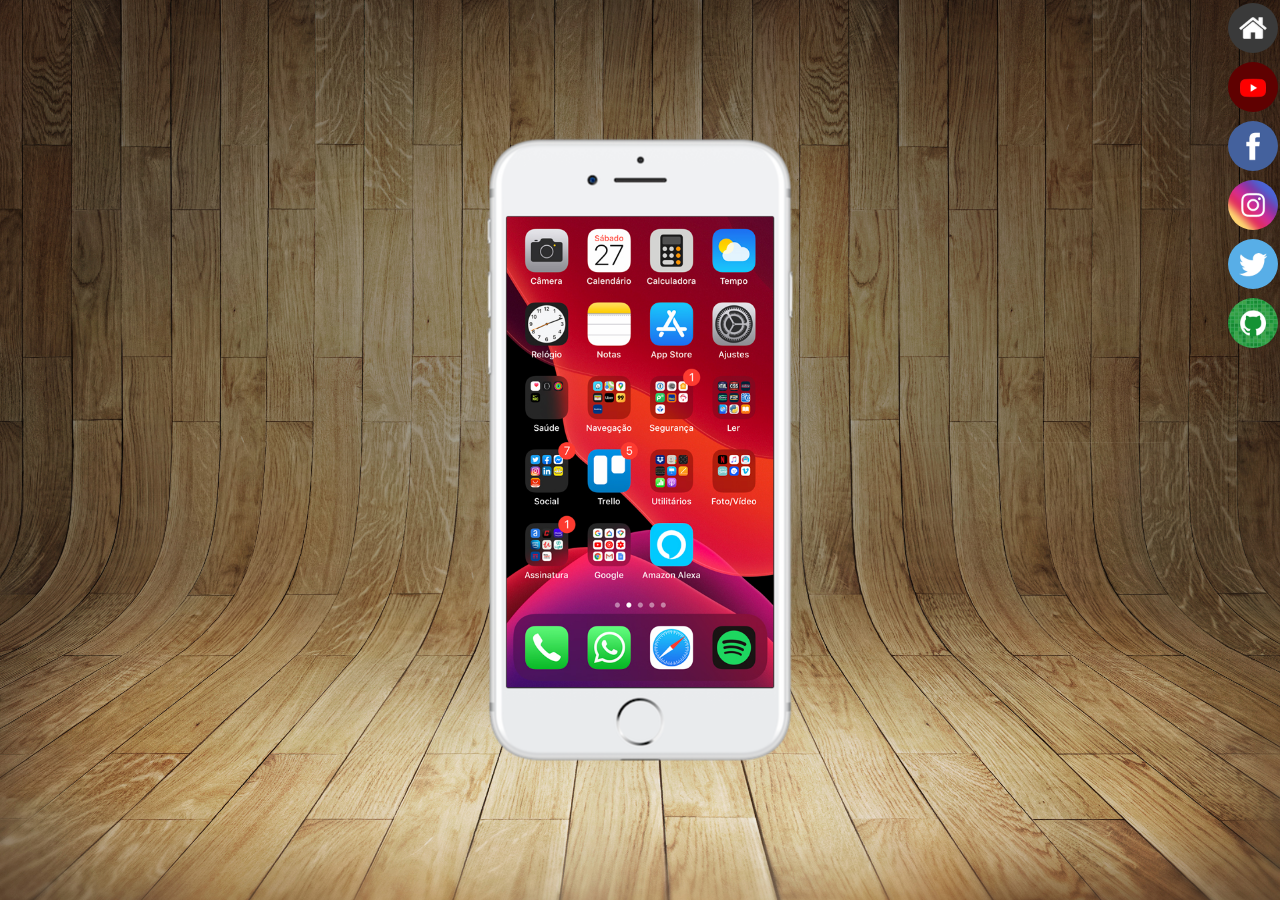
<file: index.html>
<!DOCTYPE html>
<html lang="pt-br">
<head>
    <meta charset="UTF-8">
    <meta name="viewport" content="width=device-width, initial-scale=1.0">
    <link rel="shortcut icon" href="favicon.ico" type="image/x-icon">
    <link rel="stylesheet" href="estilos/style.css">
    <title>Projeto social</title>
</head>
<body>
    <main>
        <section id="telefone">
            <iframe src="home.html" name="tela" id="tela" frameborder="0">  
                Seu navegador não é compatível...
            </iframe>
        </section>
        <section id="redes-sociais">
            <a href="home.html" target="tela"><img src="imagens/logo-home.jpg" alt=""></a><br>
            <a href="youtube.html" target="tela"><img src="imagens/logo-youtube.jpg" alt=""></a><br>
            <a href="facebook.html" target="tela"><img src="imagens/logo-facebook.jpg" alt=""></a><br>
            <a href="instagram.html" target="tela"><img src="imagens/logo-instagram.jpg" alt=""></a><br>
            <a href="twitter.html" target="tela"><img src="imagens/logo-twitter.jpg" alt=""></a><br>
            <a href="github.html" target="tela"><img src="imagens/logo-github.jpg" alt=""></a>
        </section>
    </main>
</body>
</html>
</file>
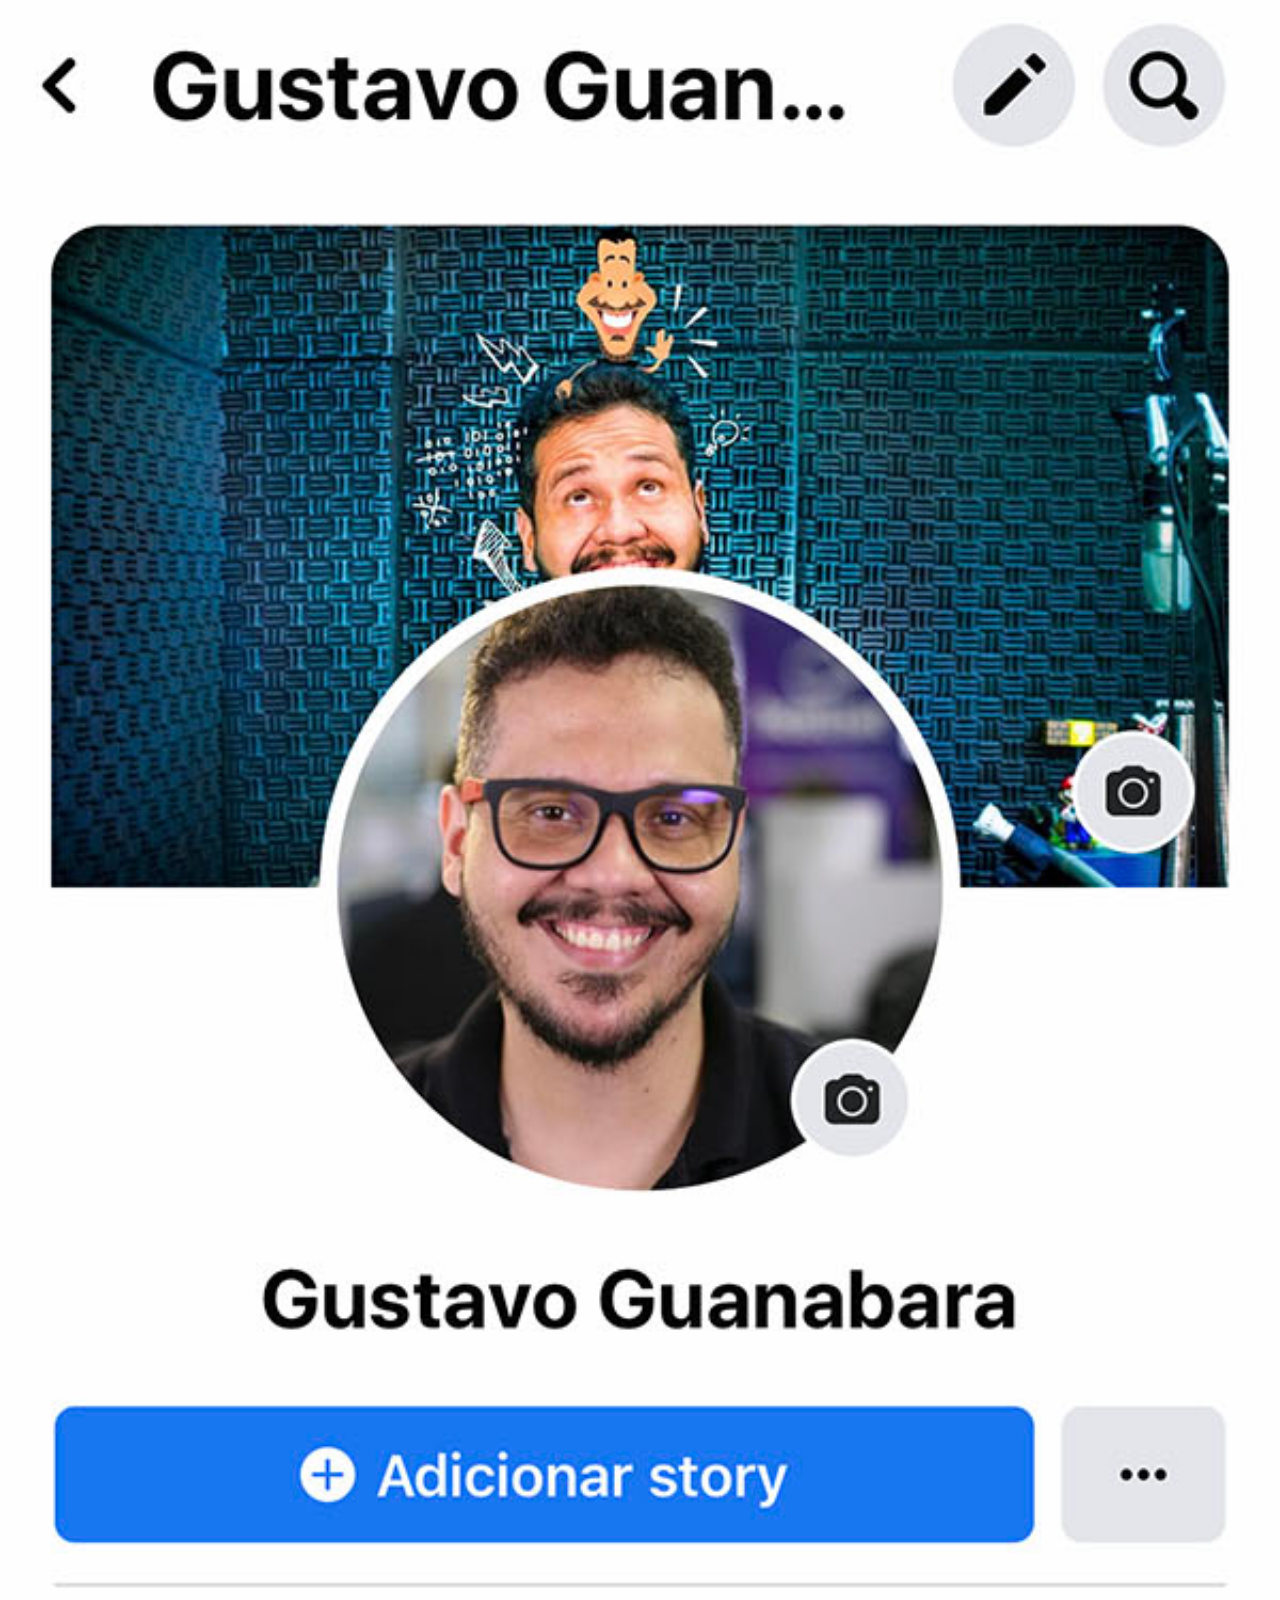
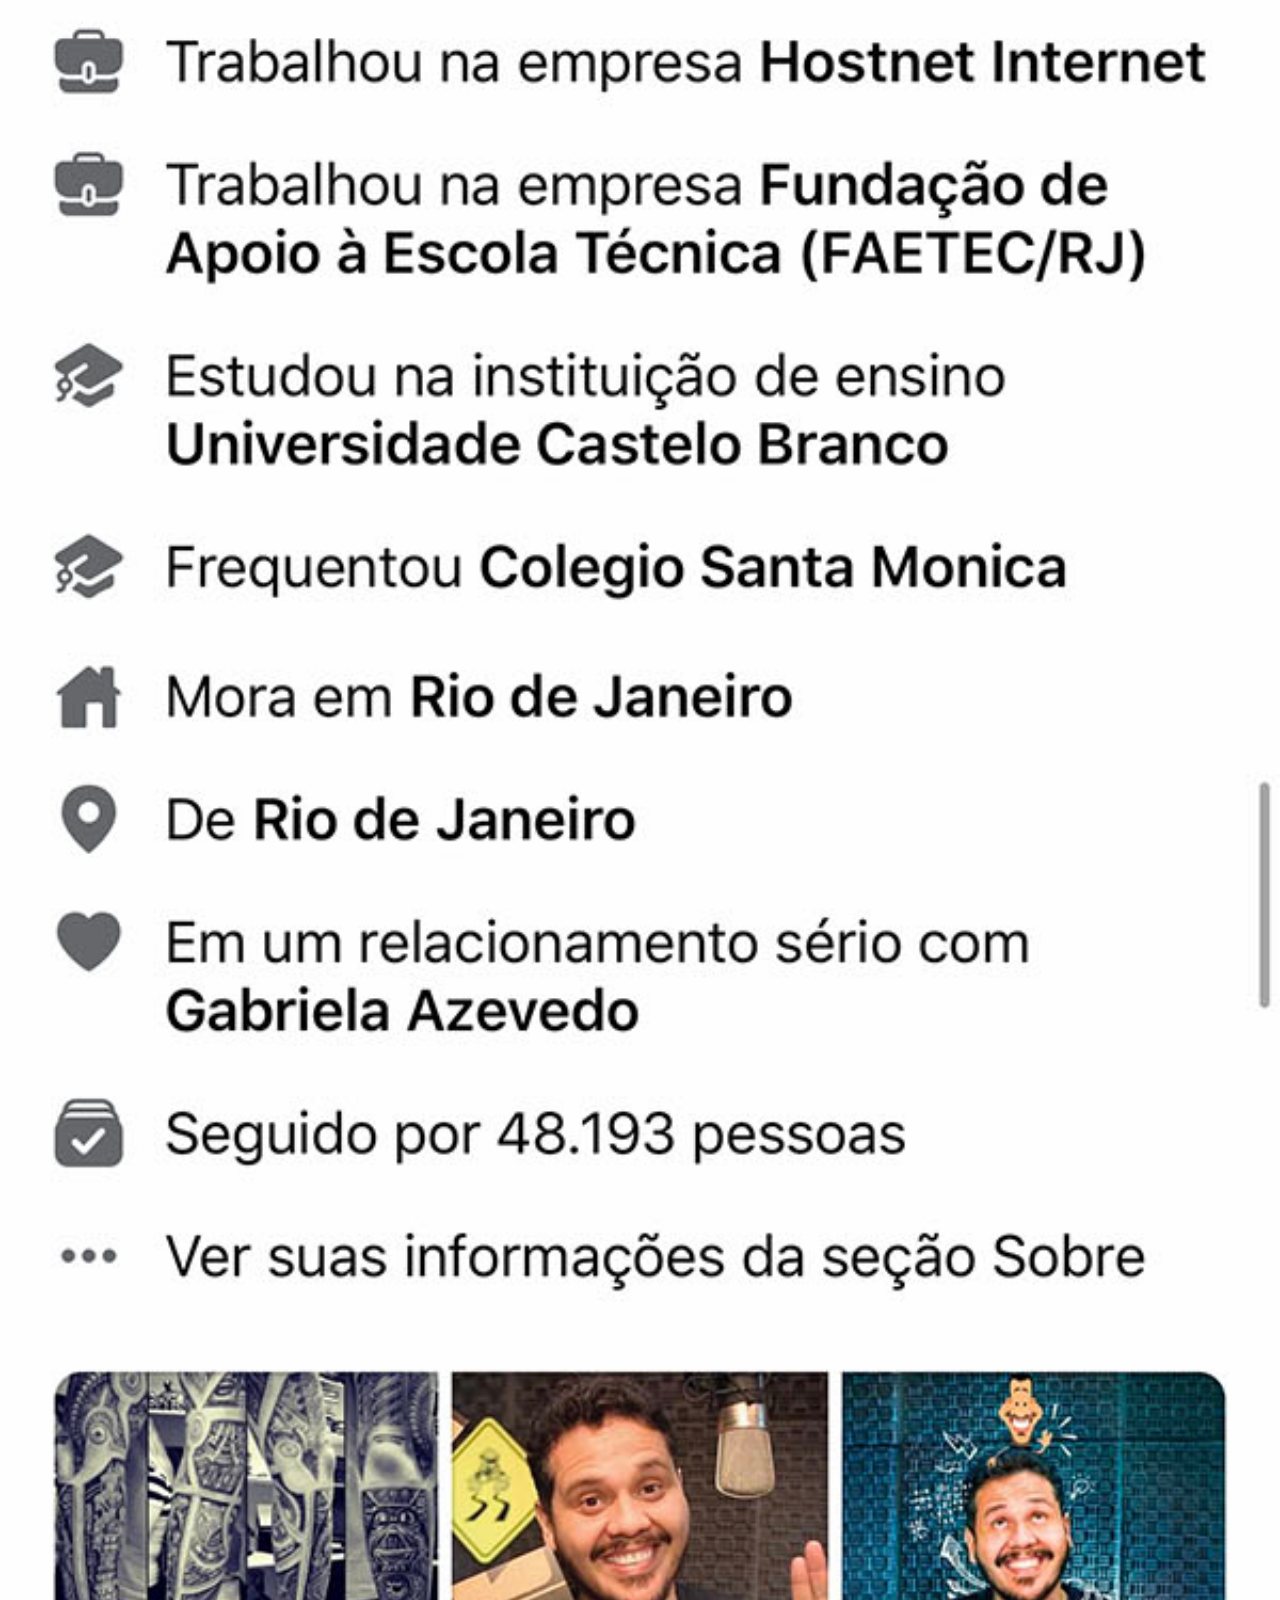
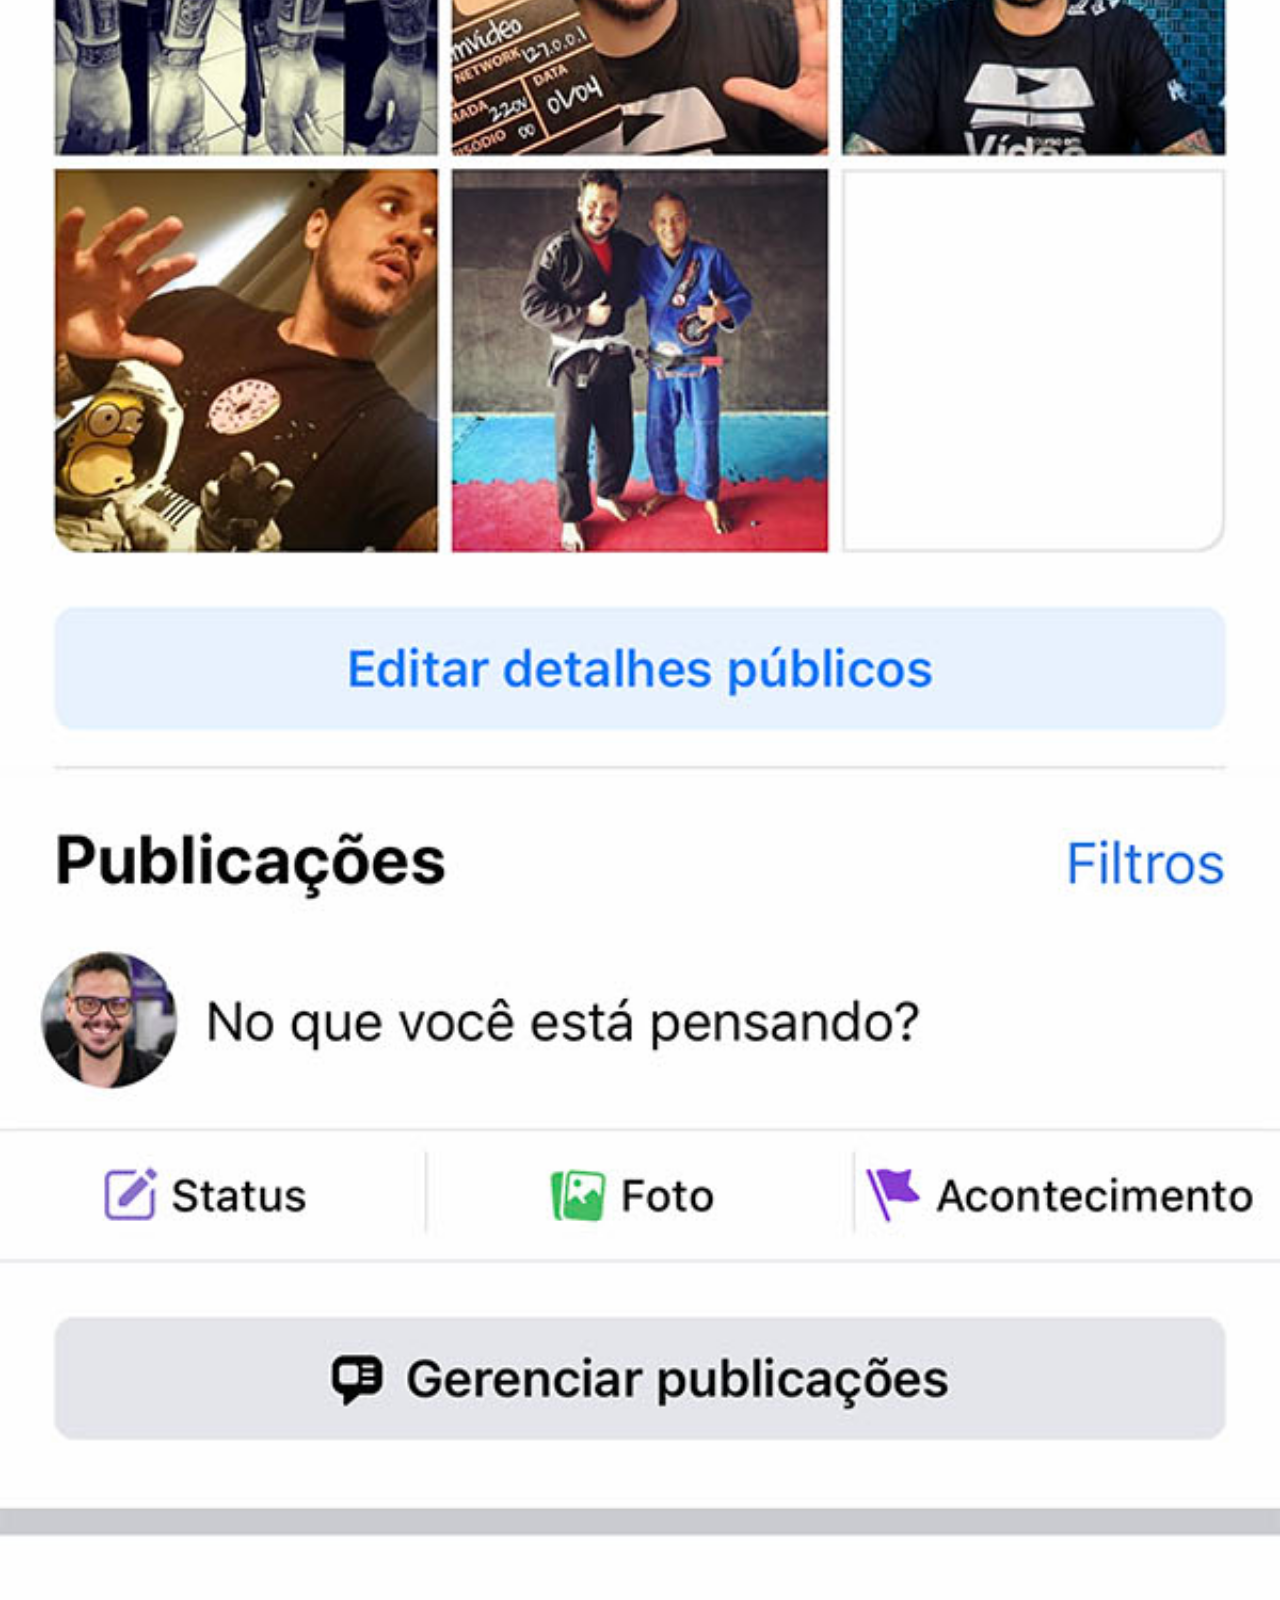
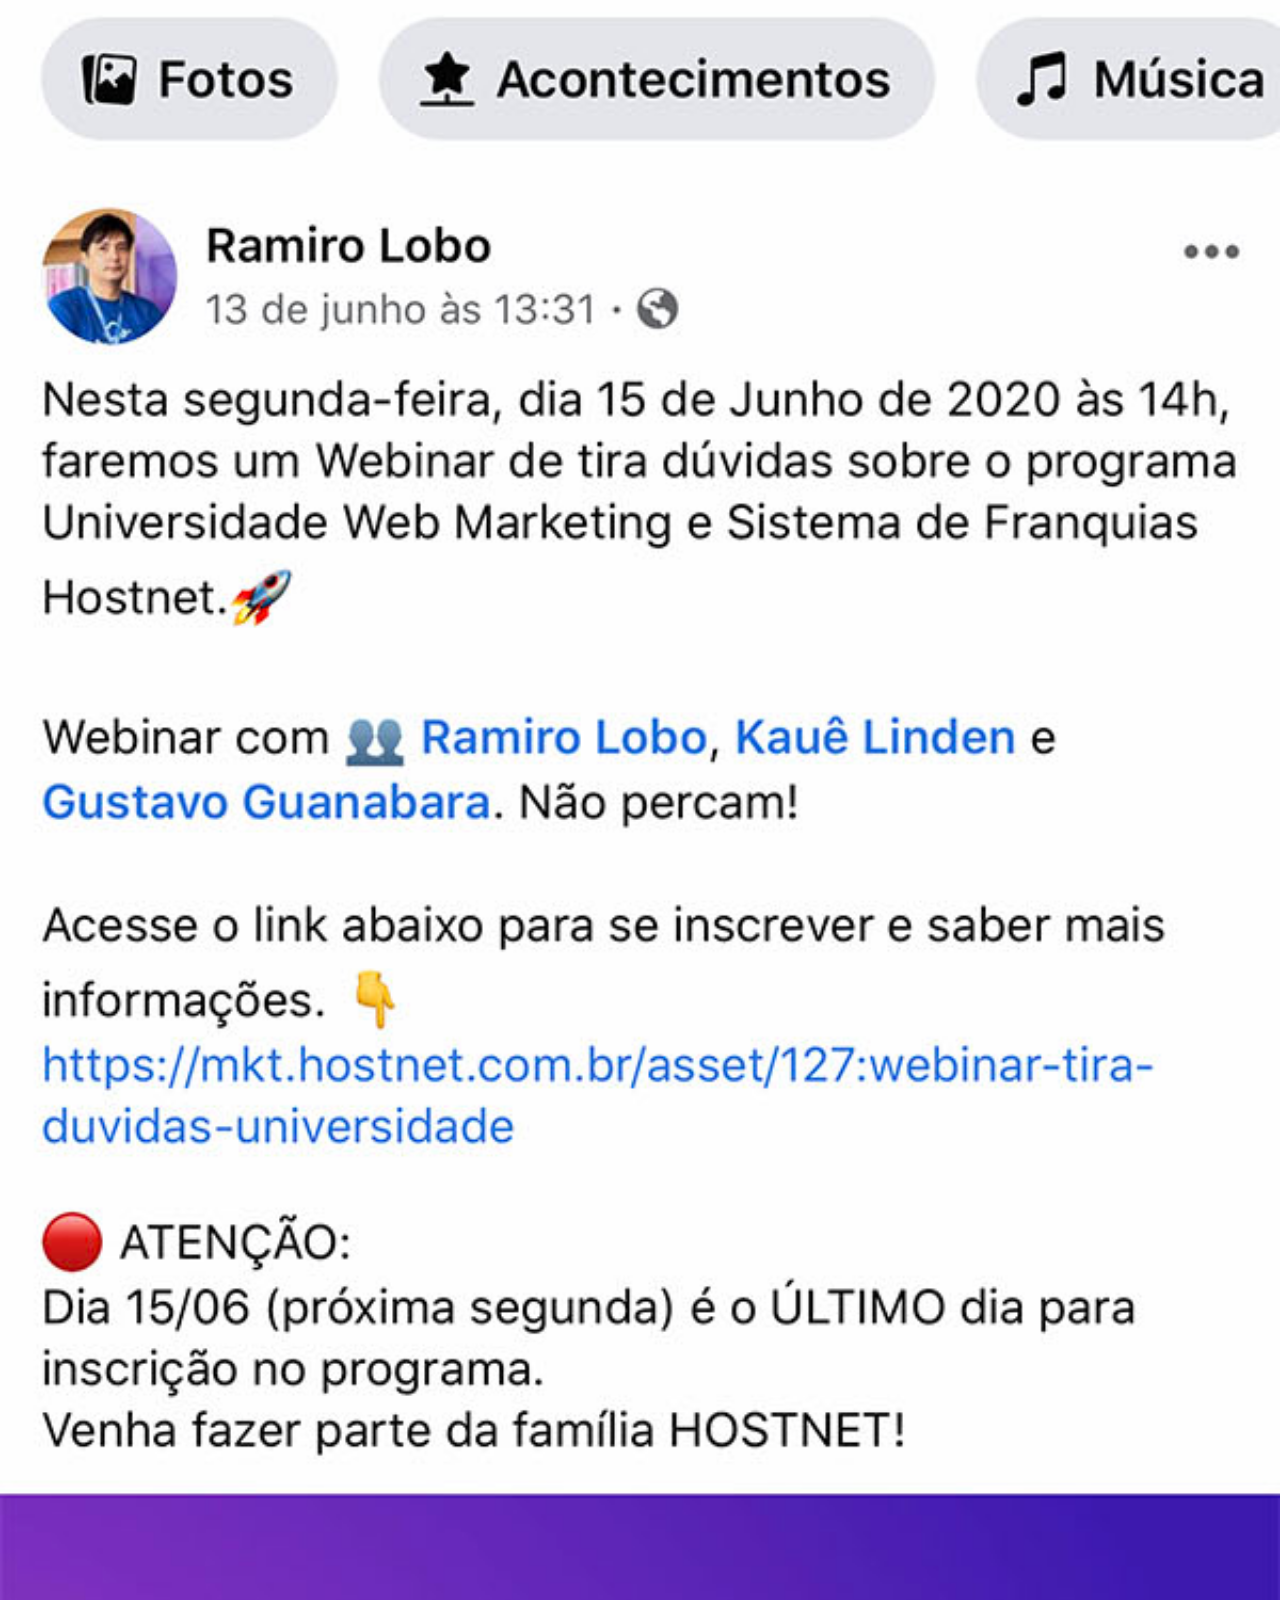
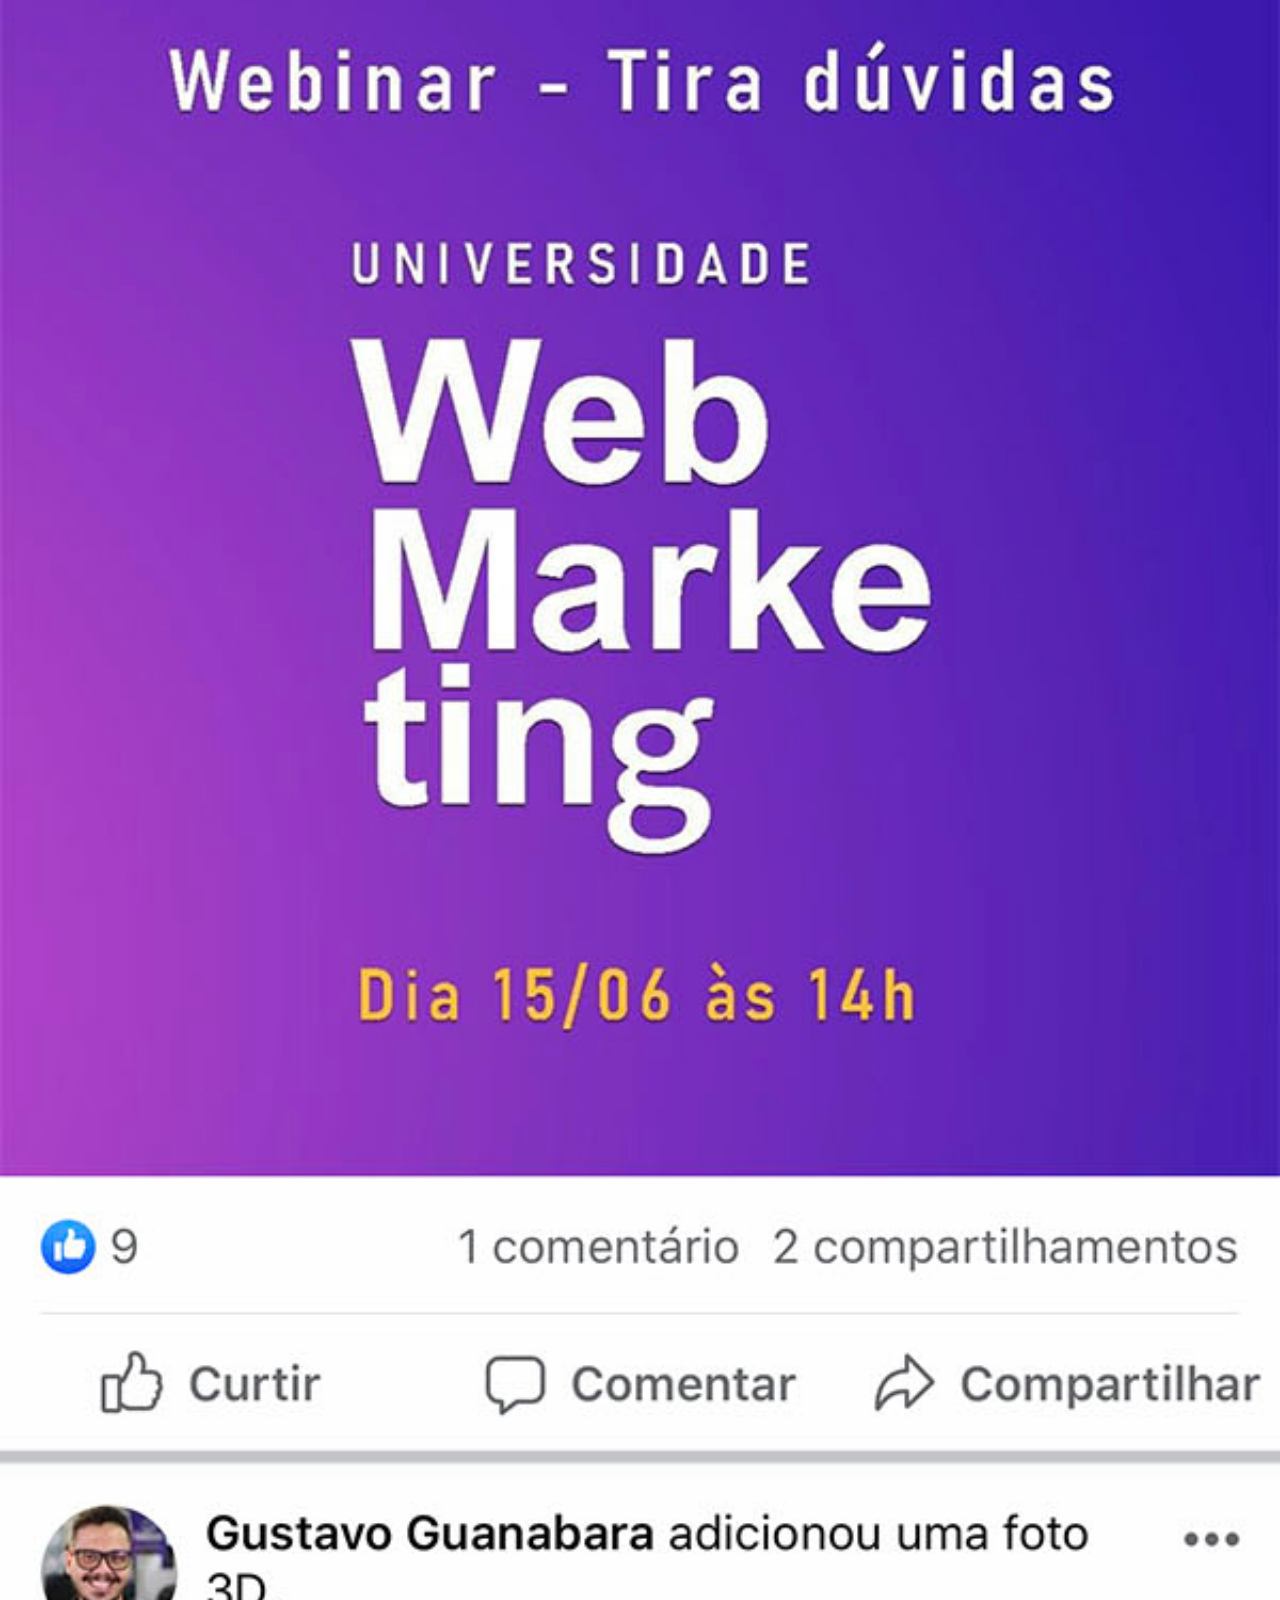
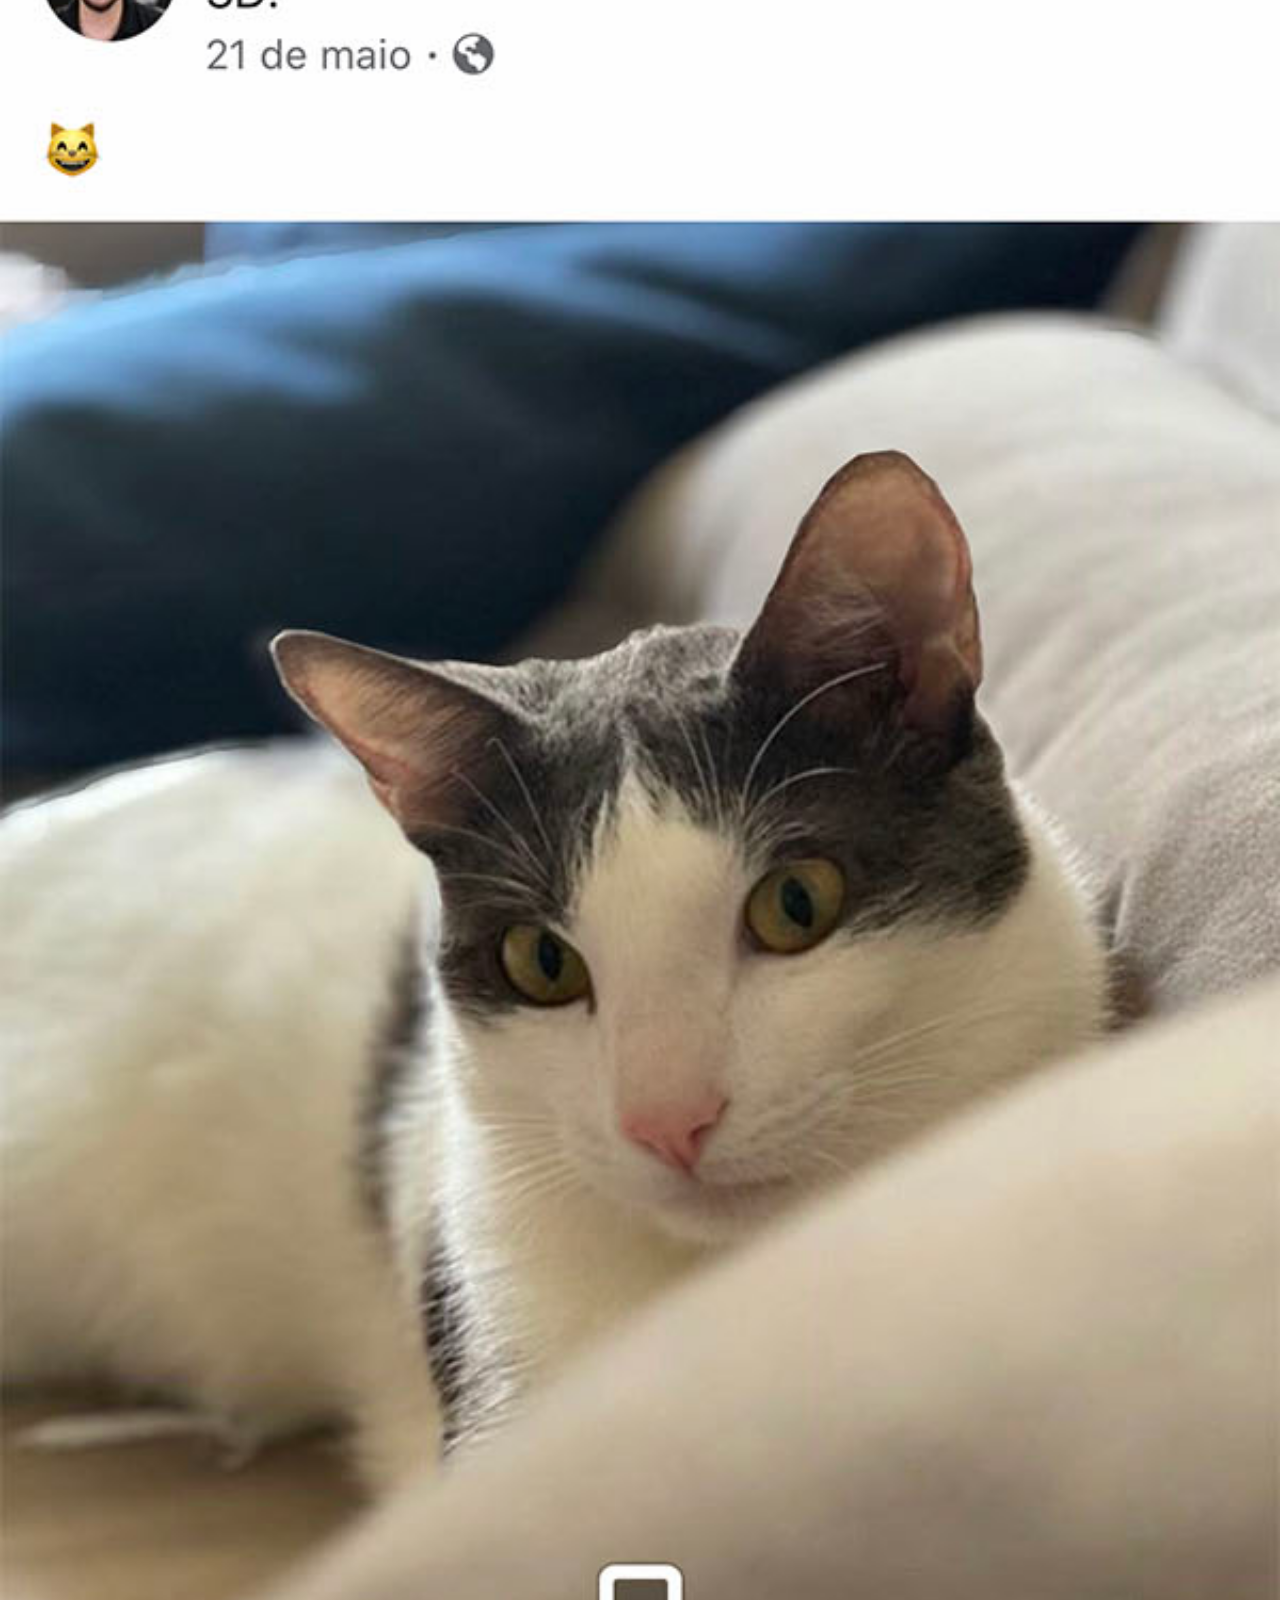
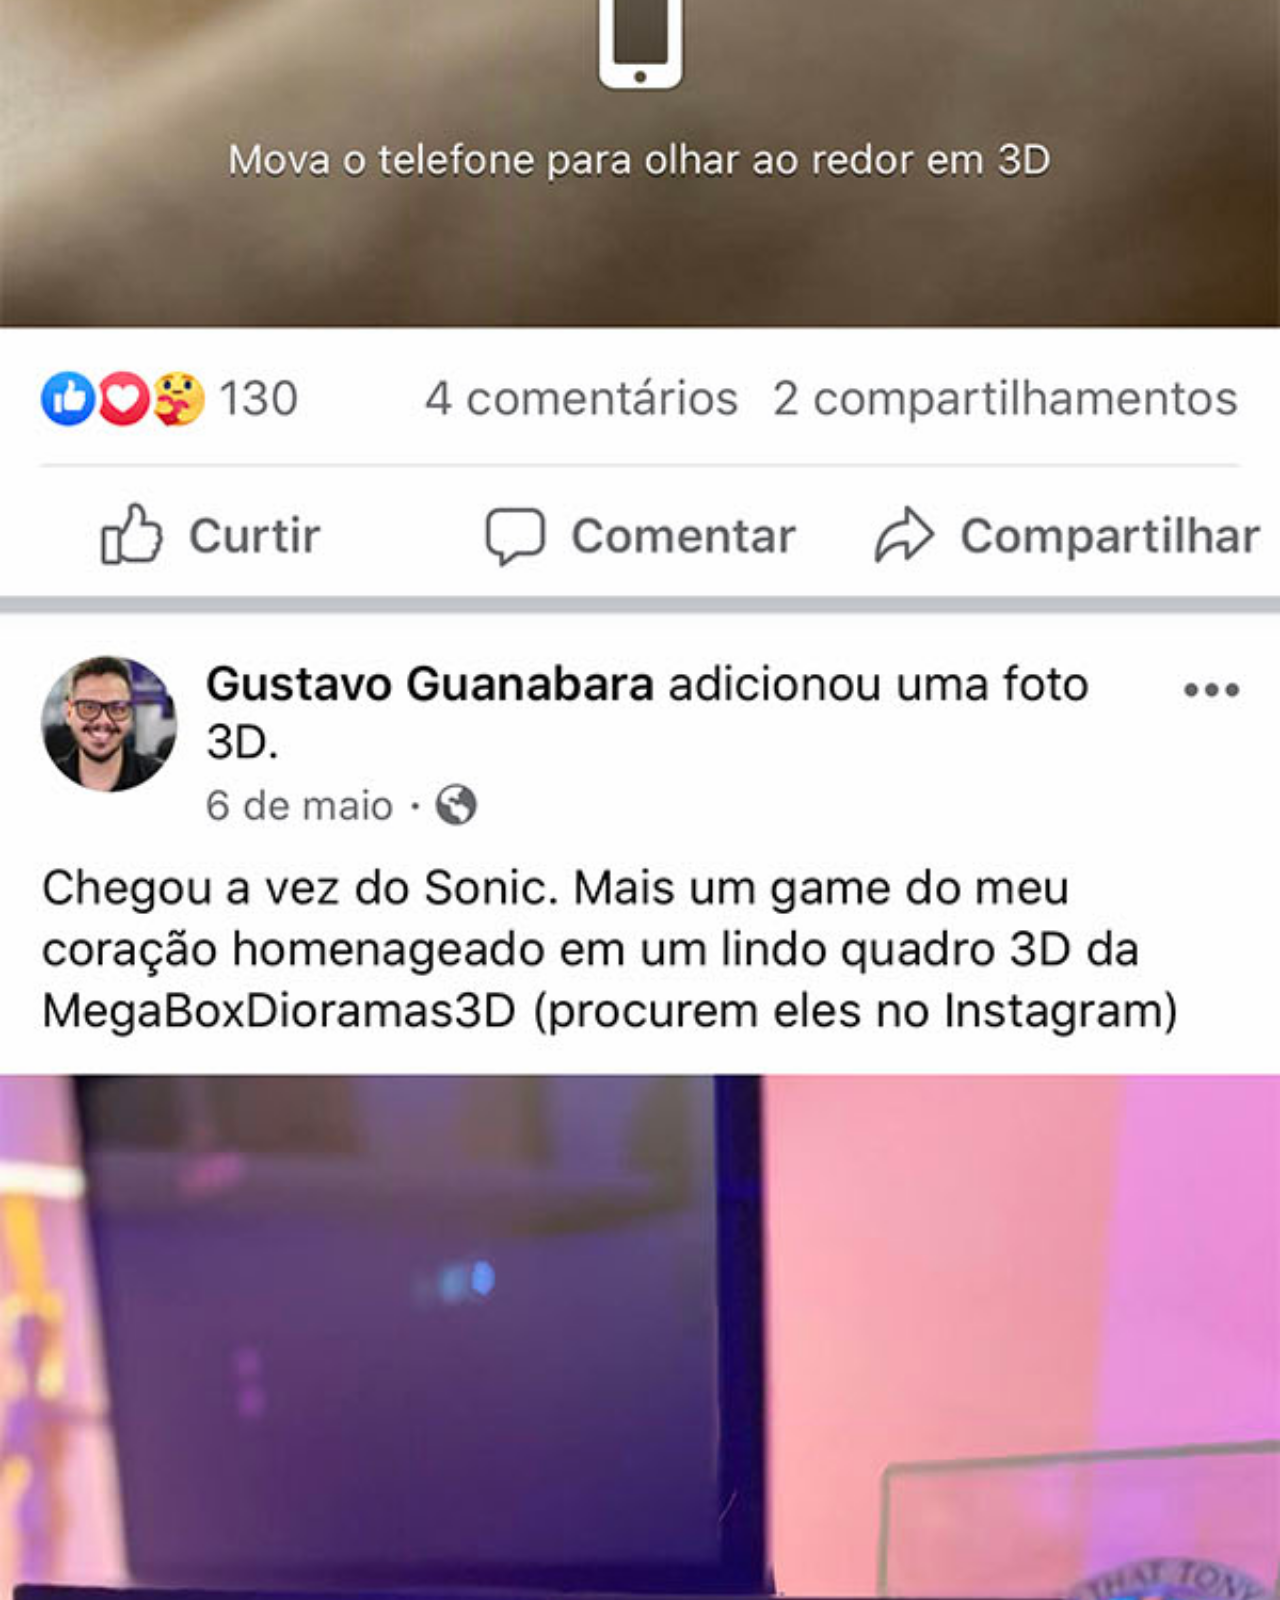
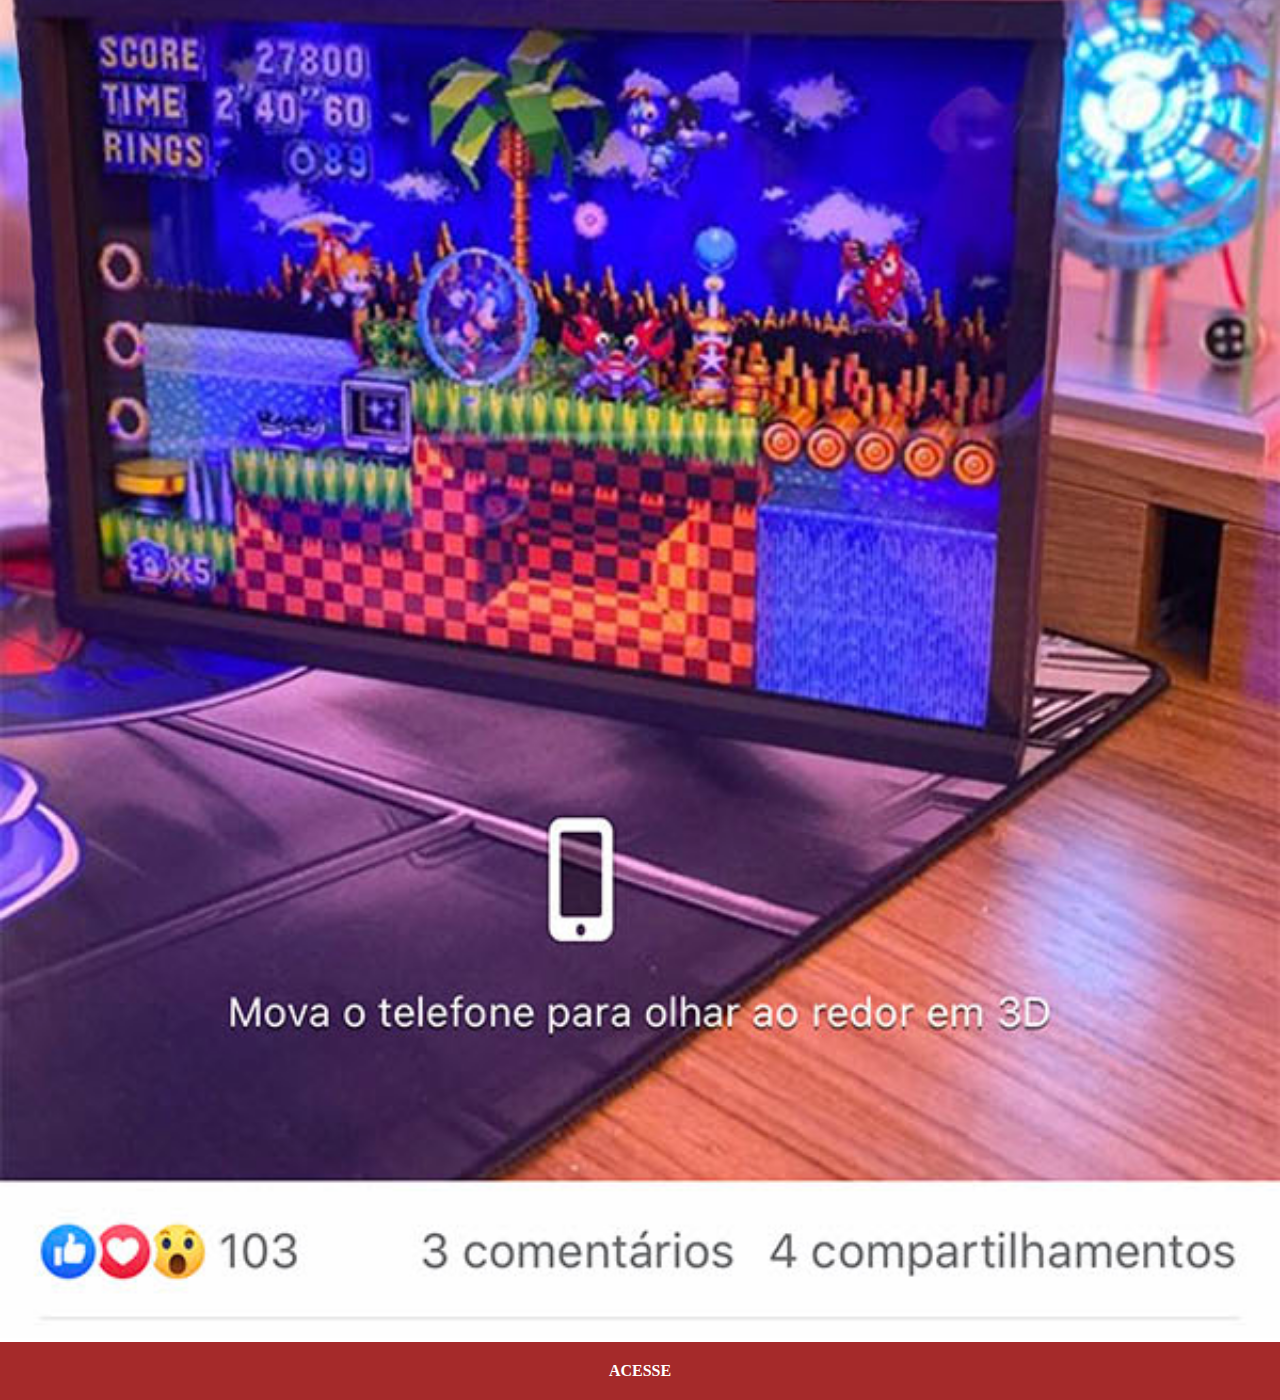
<file: facebook.html>
<!DOCTYPE html>
<html lang="pt-br">
<head>
    <meta charset="UTF-8">
    <meta name="viewport" content="width=device-width, initial-scale=1.0">
    <link rel="stylesheet" href="estilos/social.css">
    <title>Facebook</title>
</head>
<body>
    <img src="imagens/tela-facebook.jpg" alt="Facebook">
    <a href="https://www.facebook.com" target="_blank">ACESSE</a>
</body>
</html>
</file>
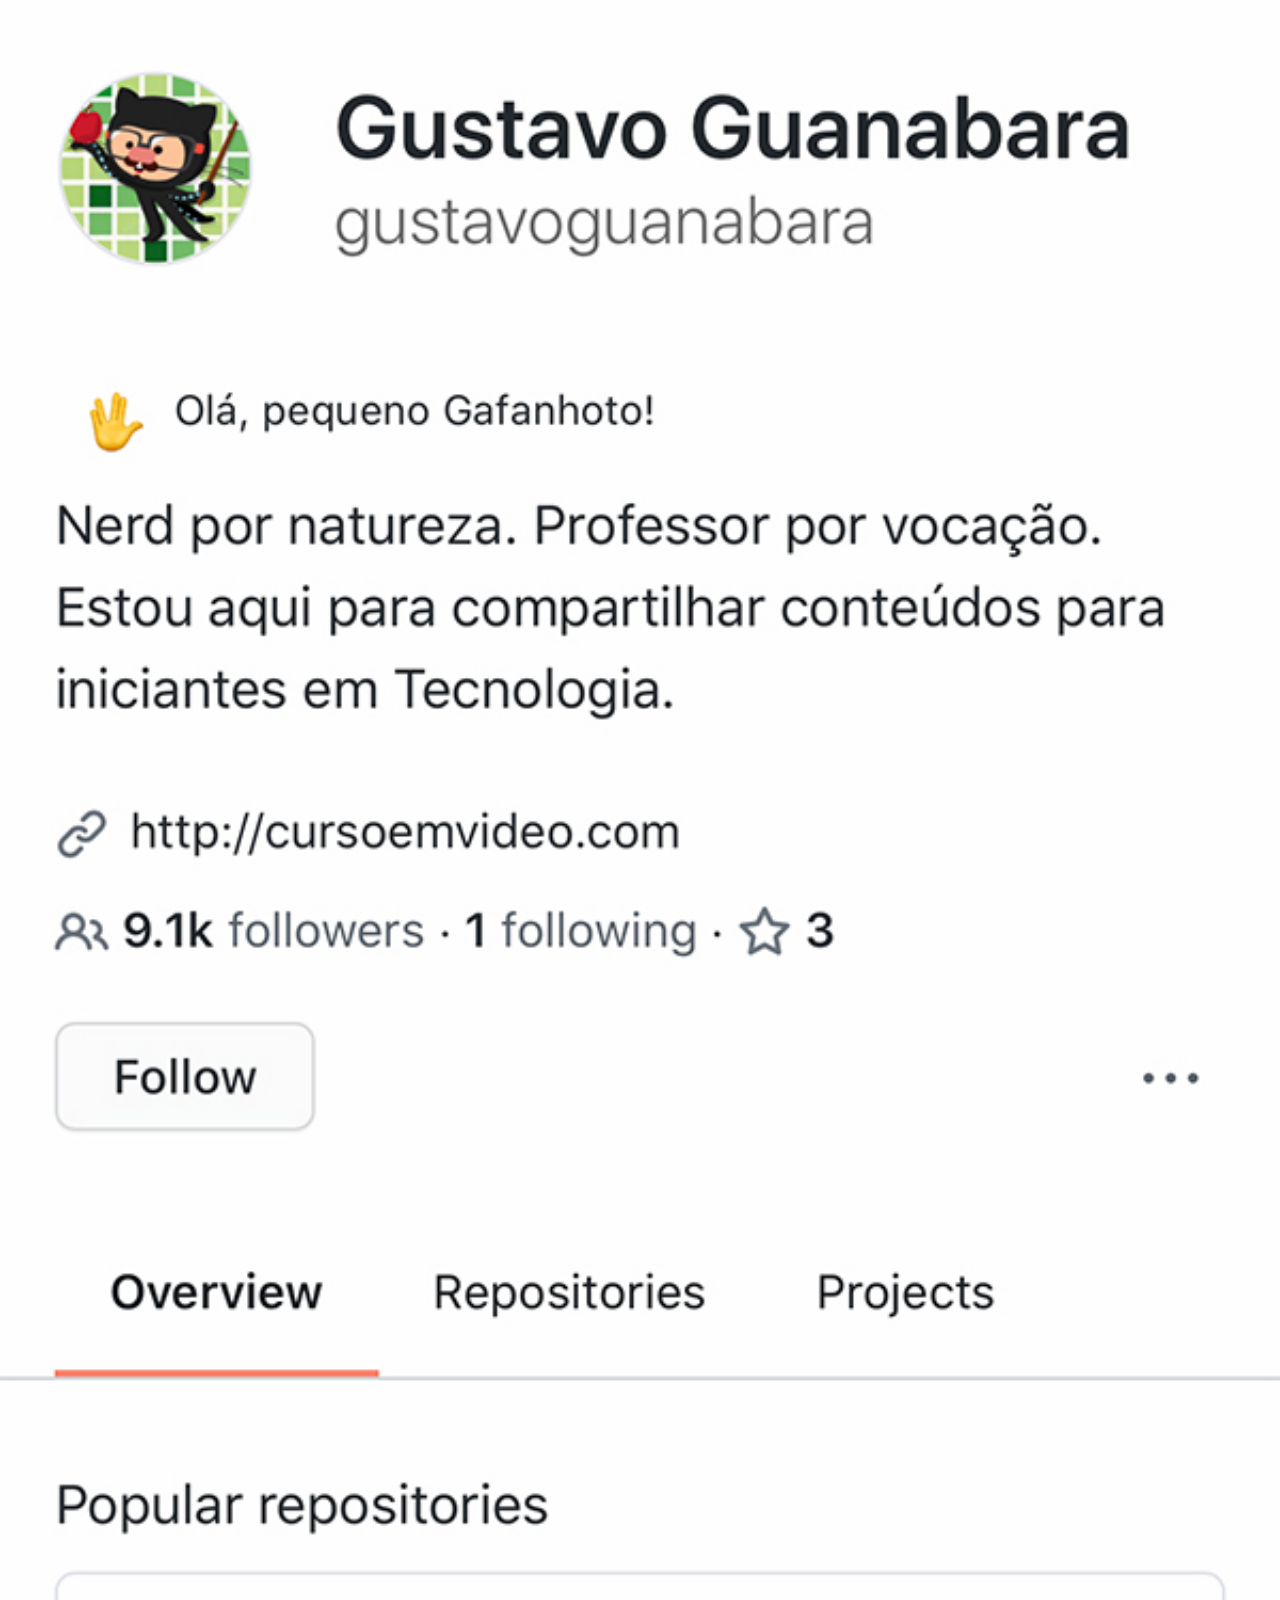
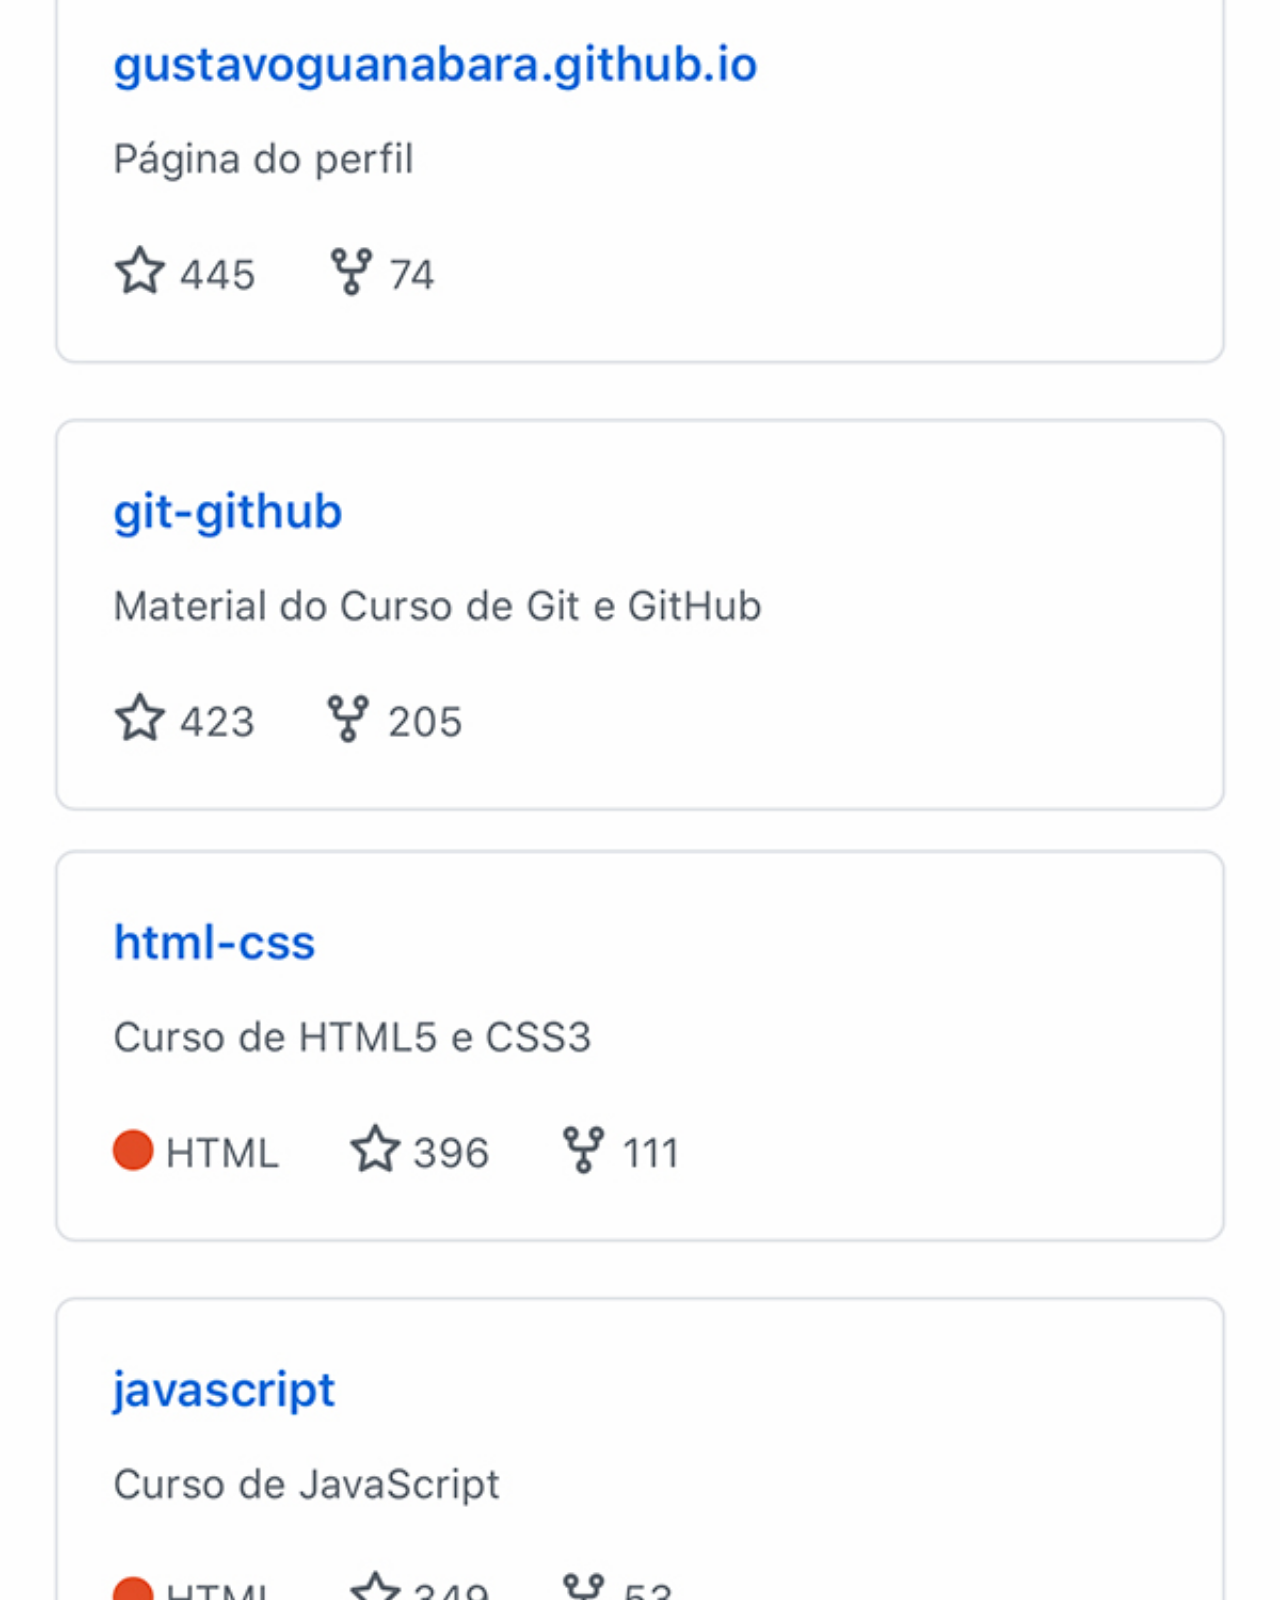
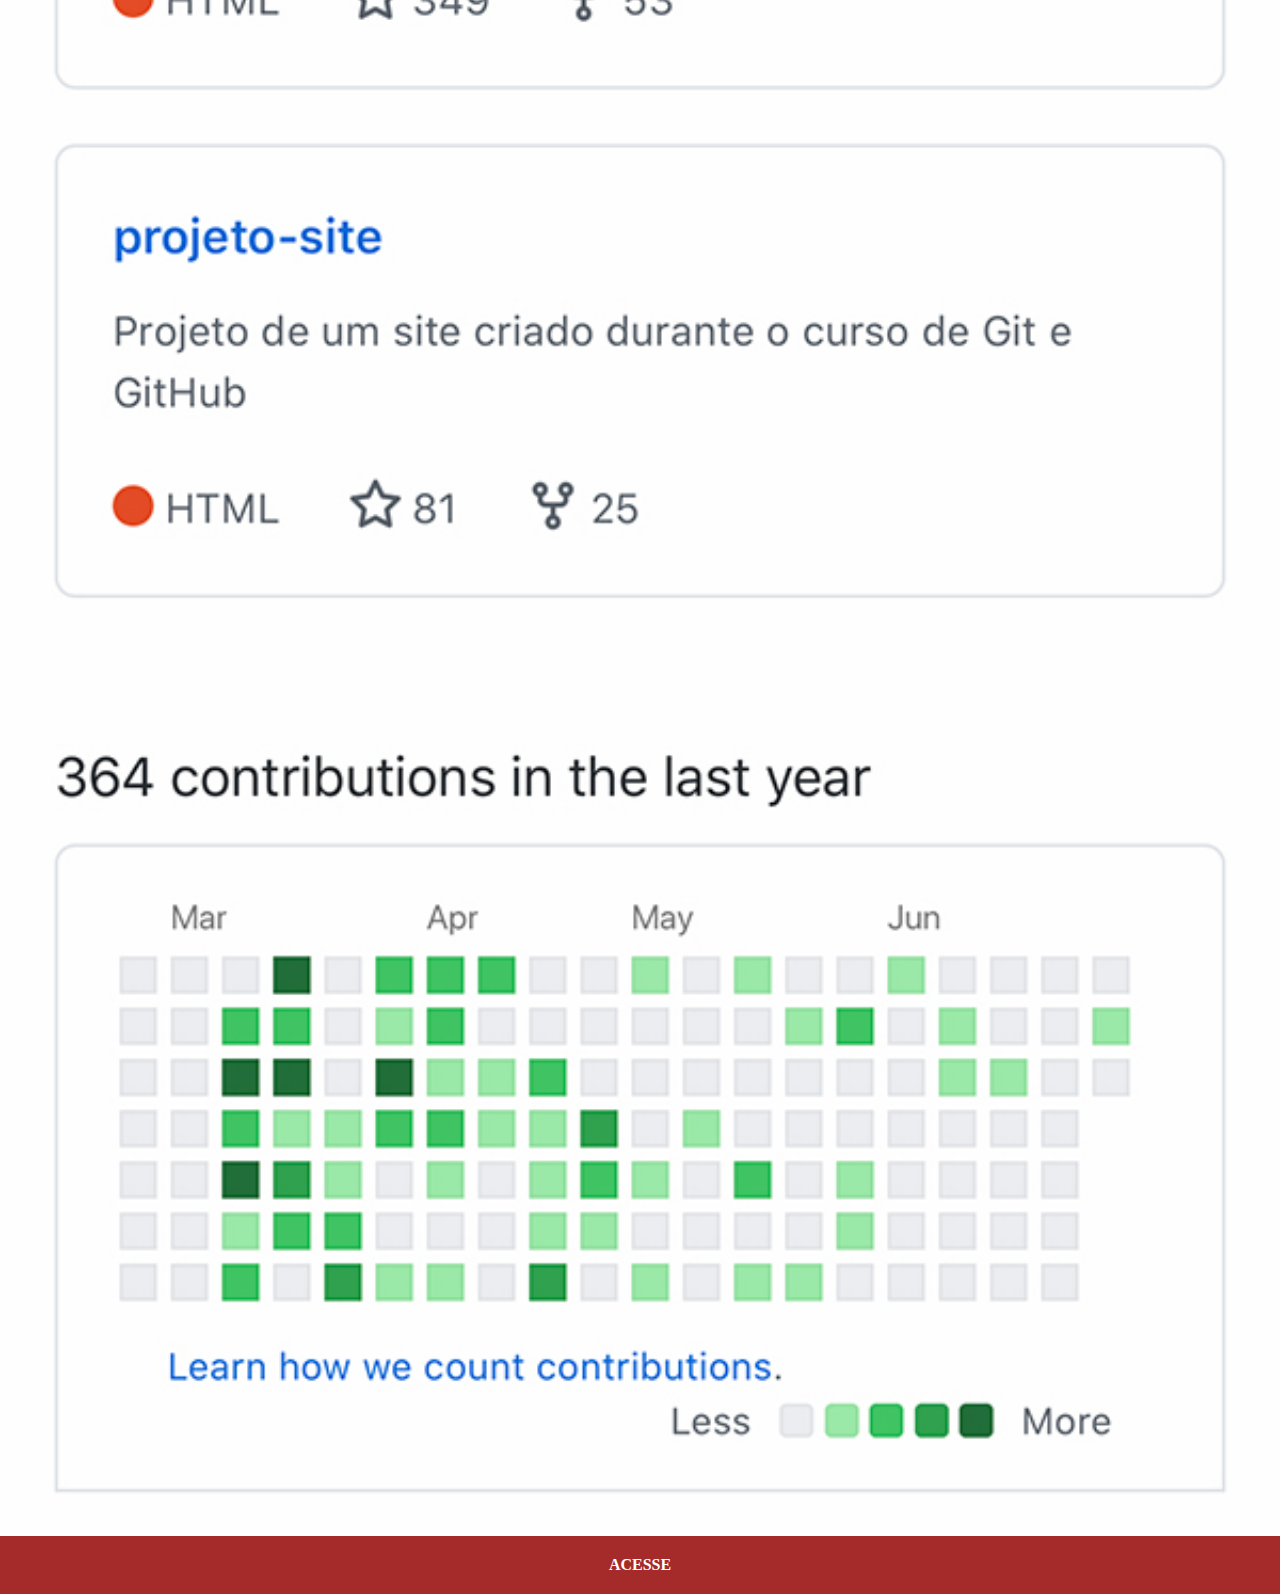
<file: github.html>
<!DOCTYPE html>
<html lang="pt-br">
<head>
    <meta charset="UTF-8">
    <meta name="viewport" content="width=device-width, initial-scale=1.0">
    <link rel="stylesheet" href="estilos/social.css">
    <title>GitHub</title>
</head>
<body>
    <img src="imagens/tela-github.jpg" alt="GitHub">
    <a href="https://github.com/YanRMacedo?tab=repositories" target="_blank">ACESSE</a>
</body>
</html>
</file>
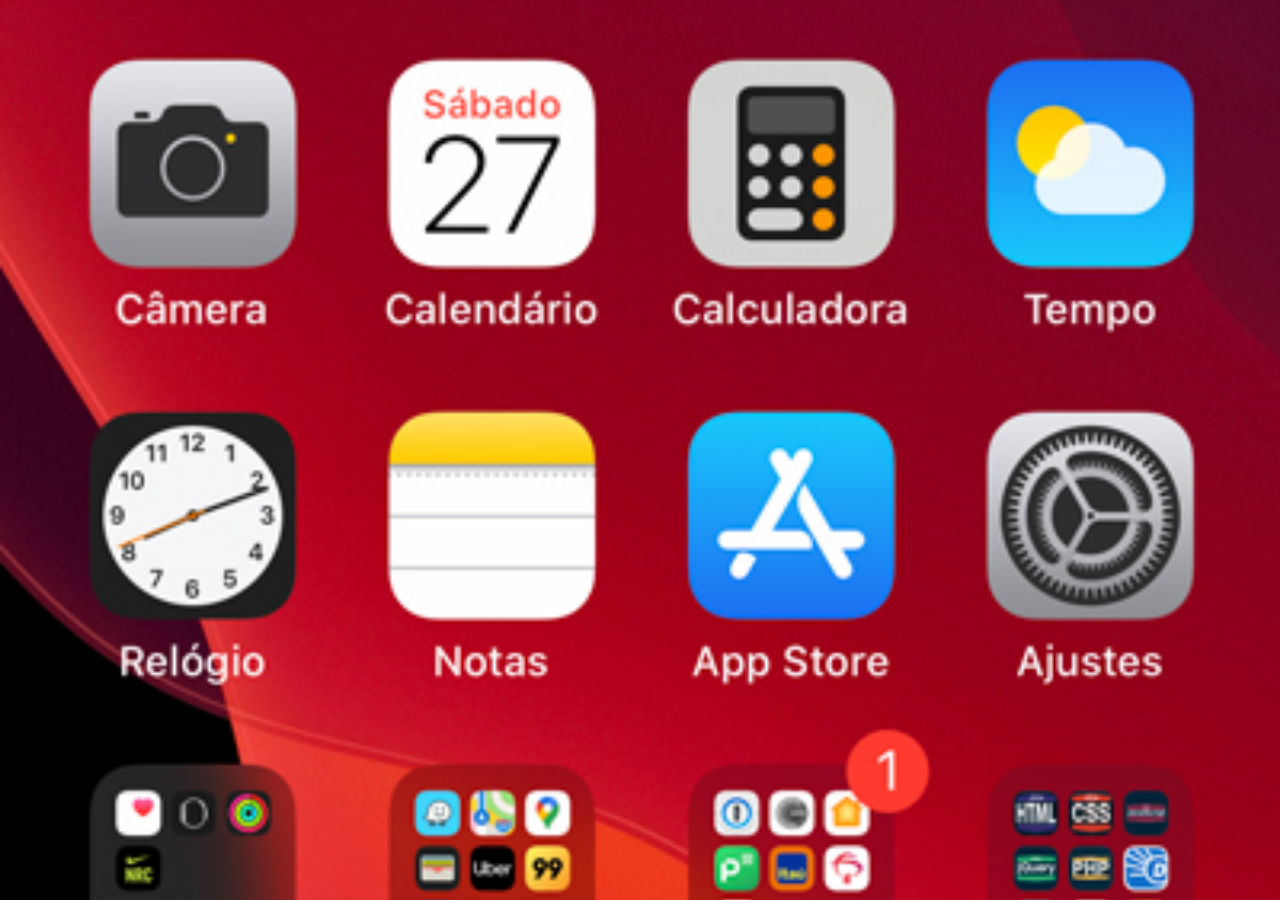
<file: home.html>
<!DOCTYPE html>
<html lang="pt-br">
<head>
    <meta charset="UTF-8">
    <meta name="viewport" content="width=device-width, initial-scale=1.0">
    <title>Home</title>
    <style>
        *{
            padding: 0px;
            margin: 0px;
        }
    
        body{
            width: 100vw;
            height: 100vh;
            background: black url('imagens/tela-home.jpg') no-repeat top center;
            background-size: cover;
        }
    </style>
</head>
<body>
    
</body>
</html>
</file>
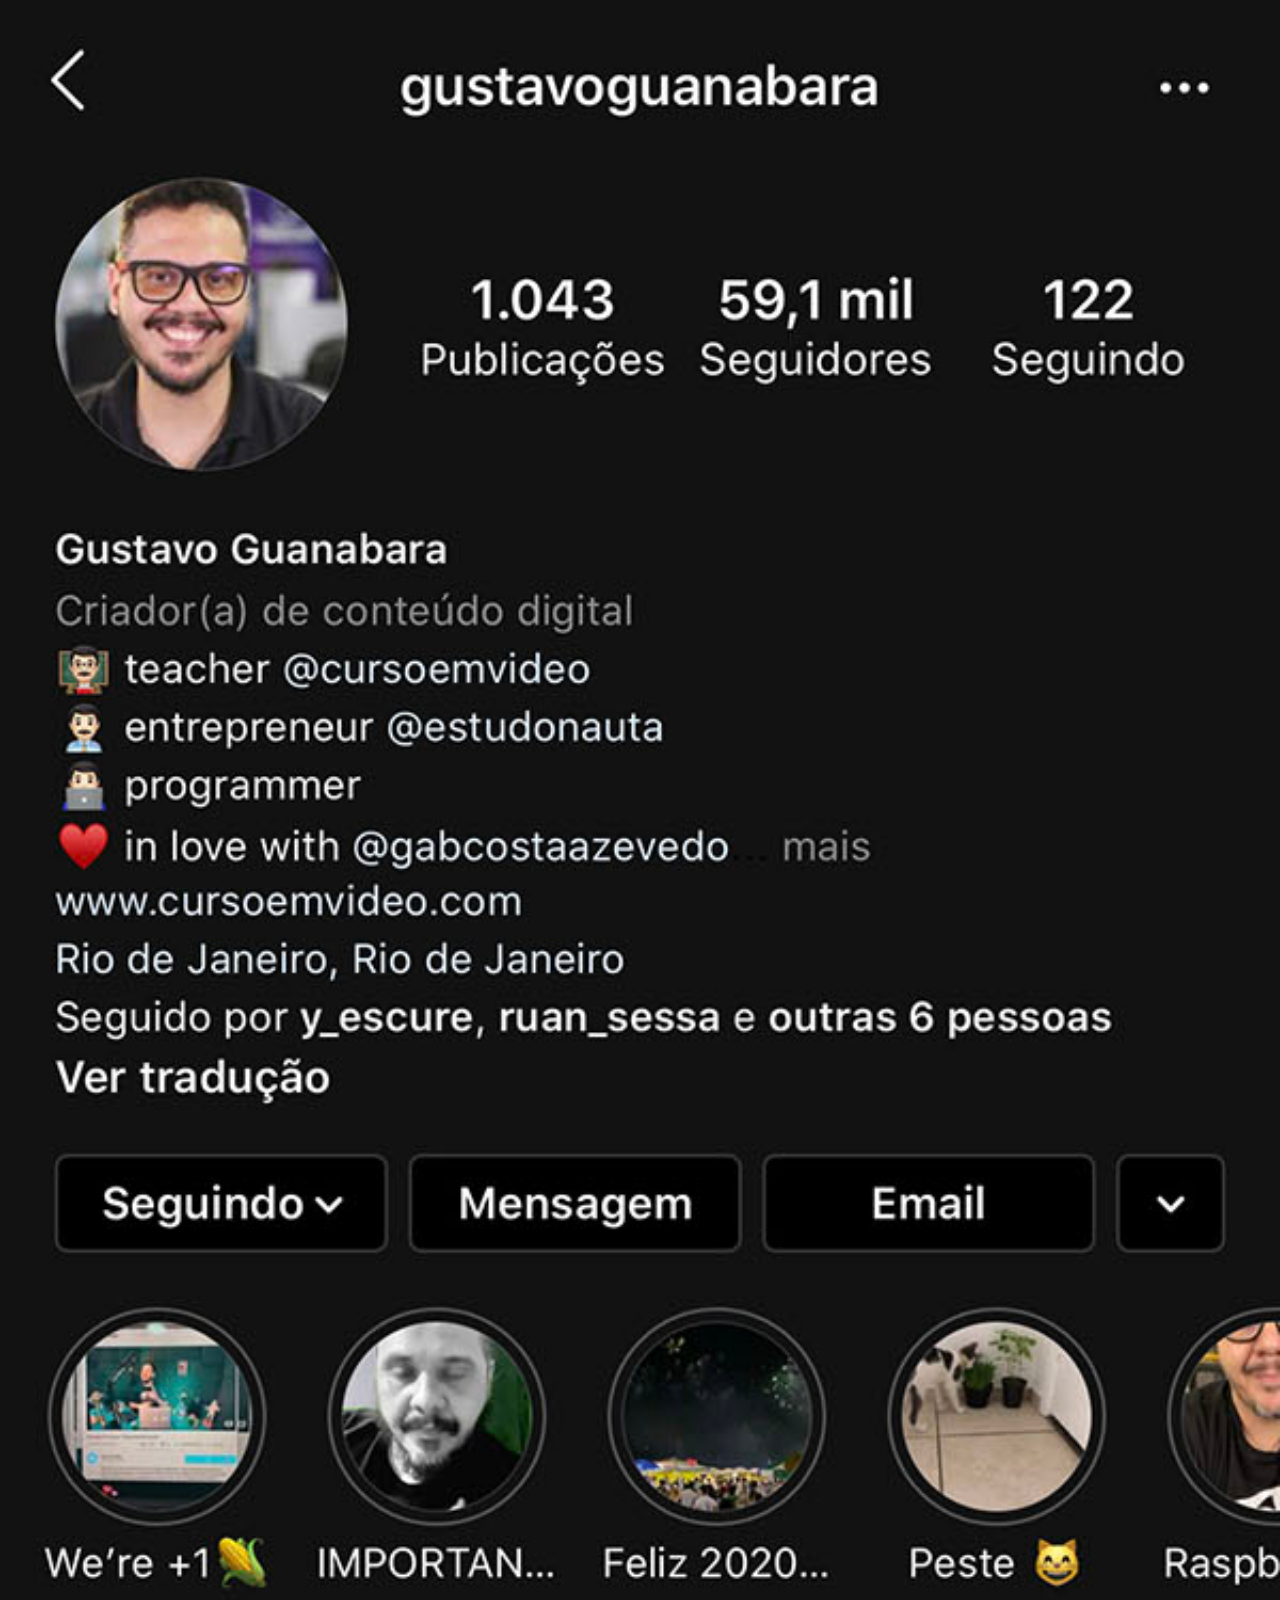
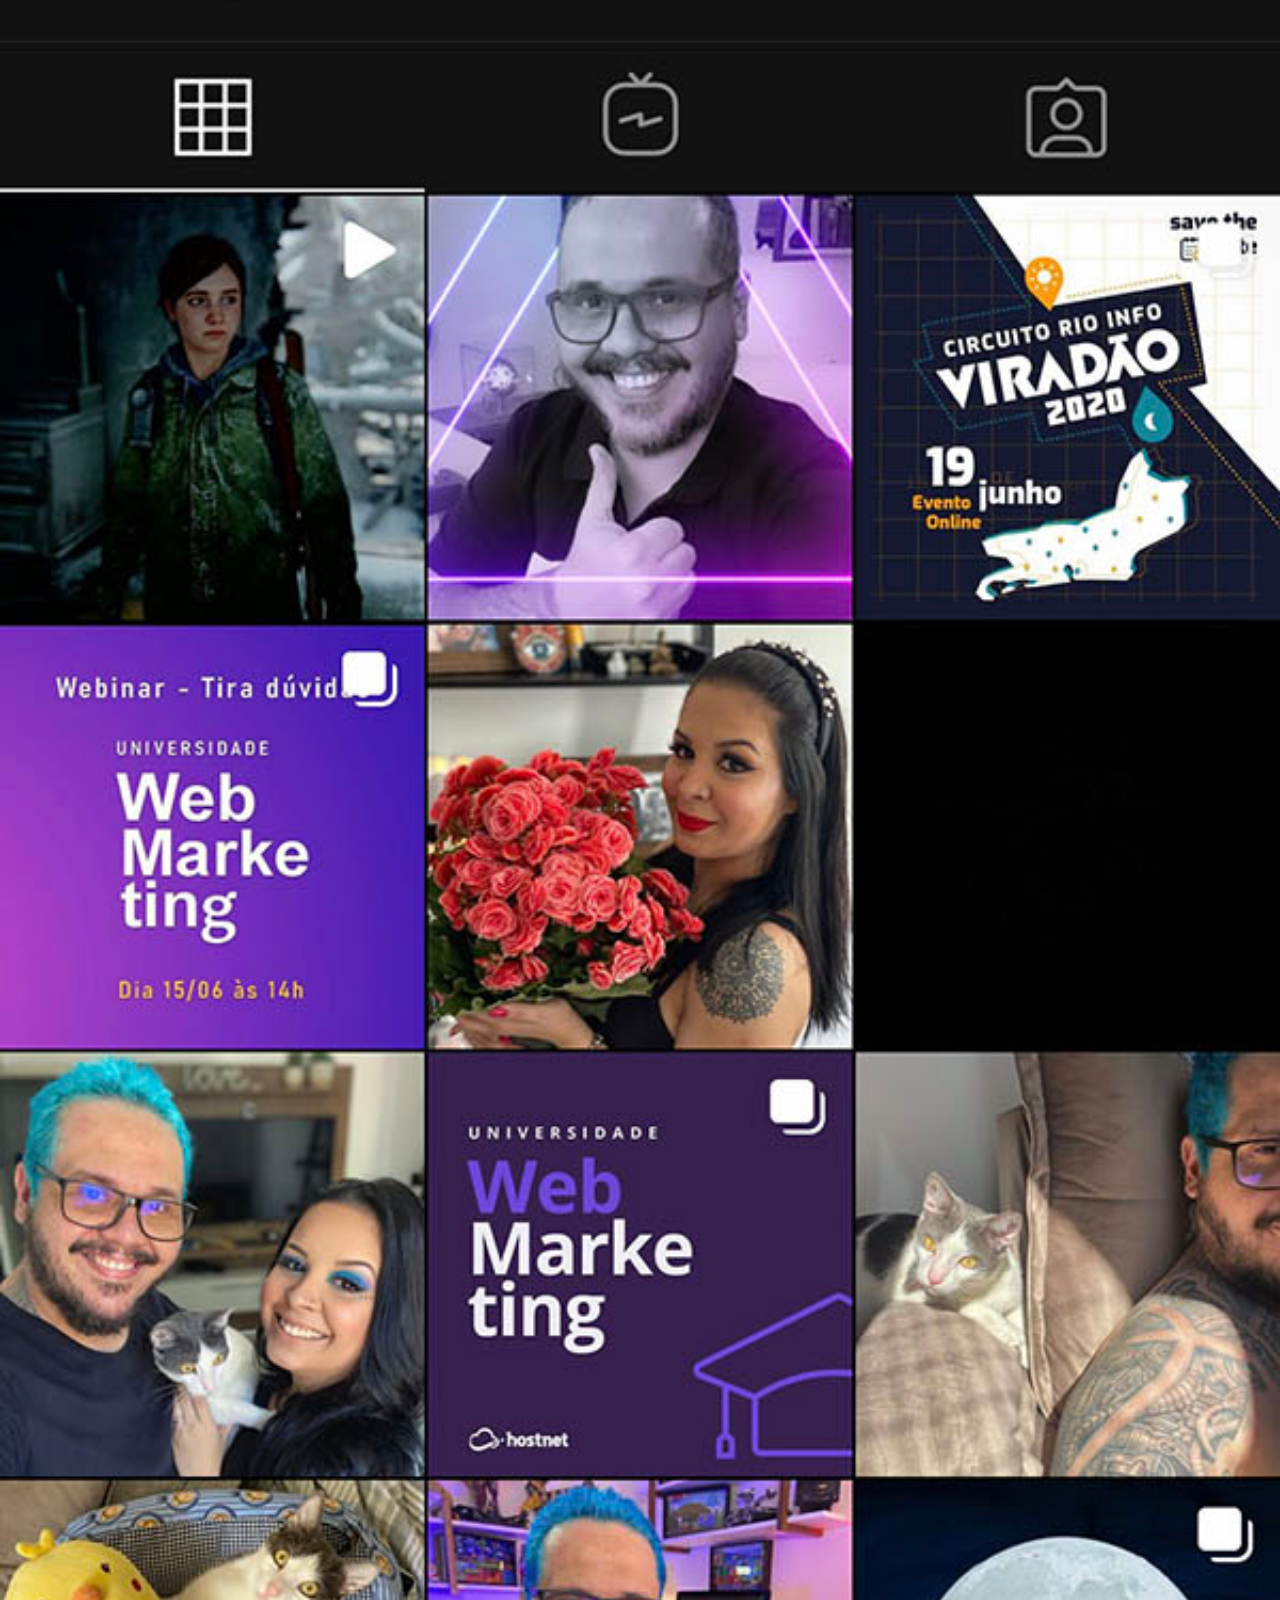
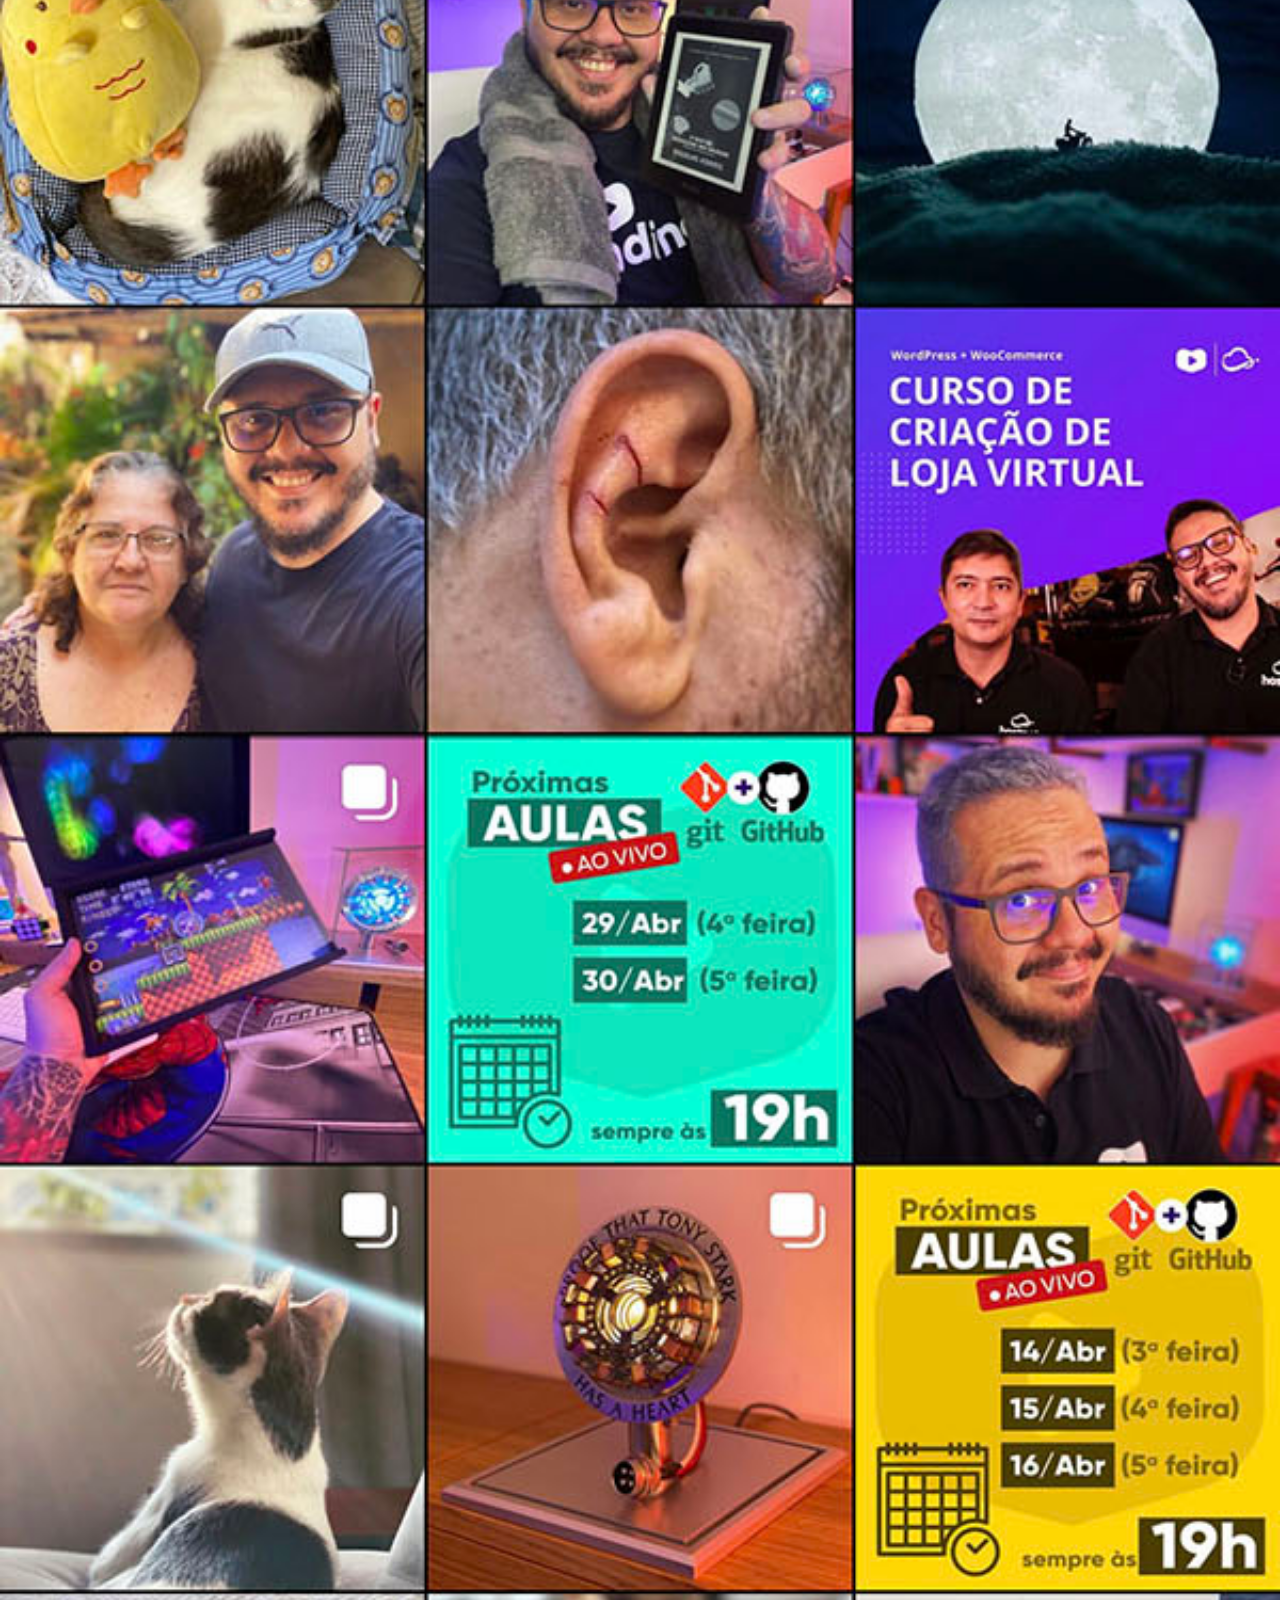
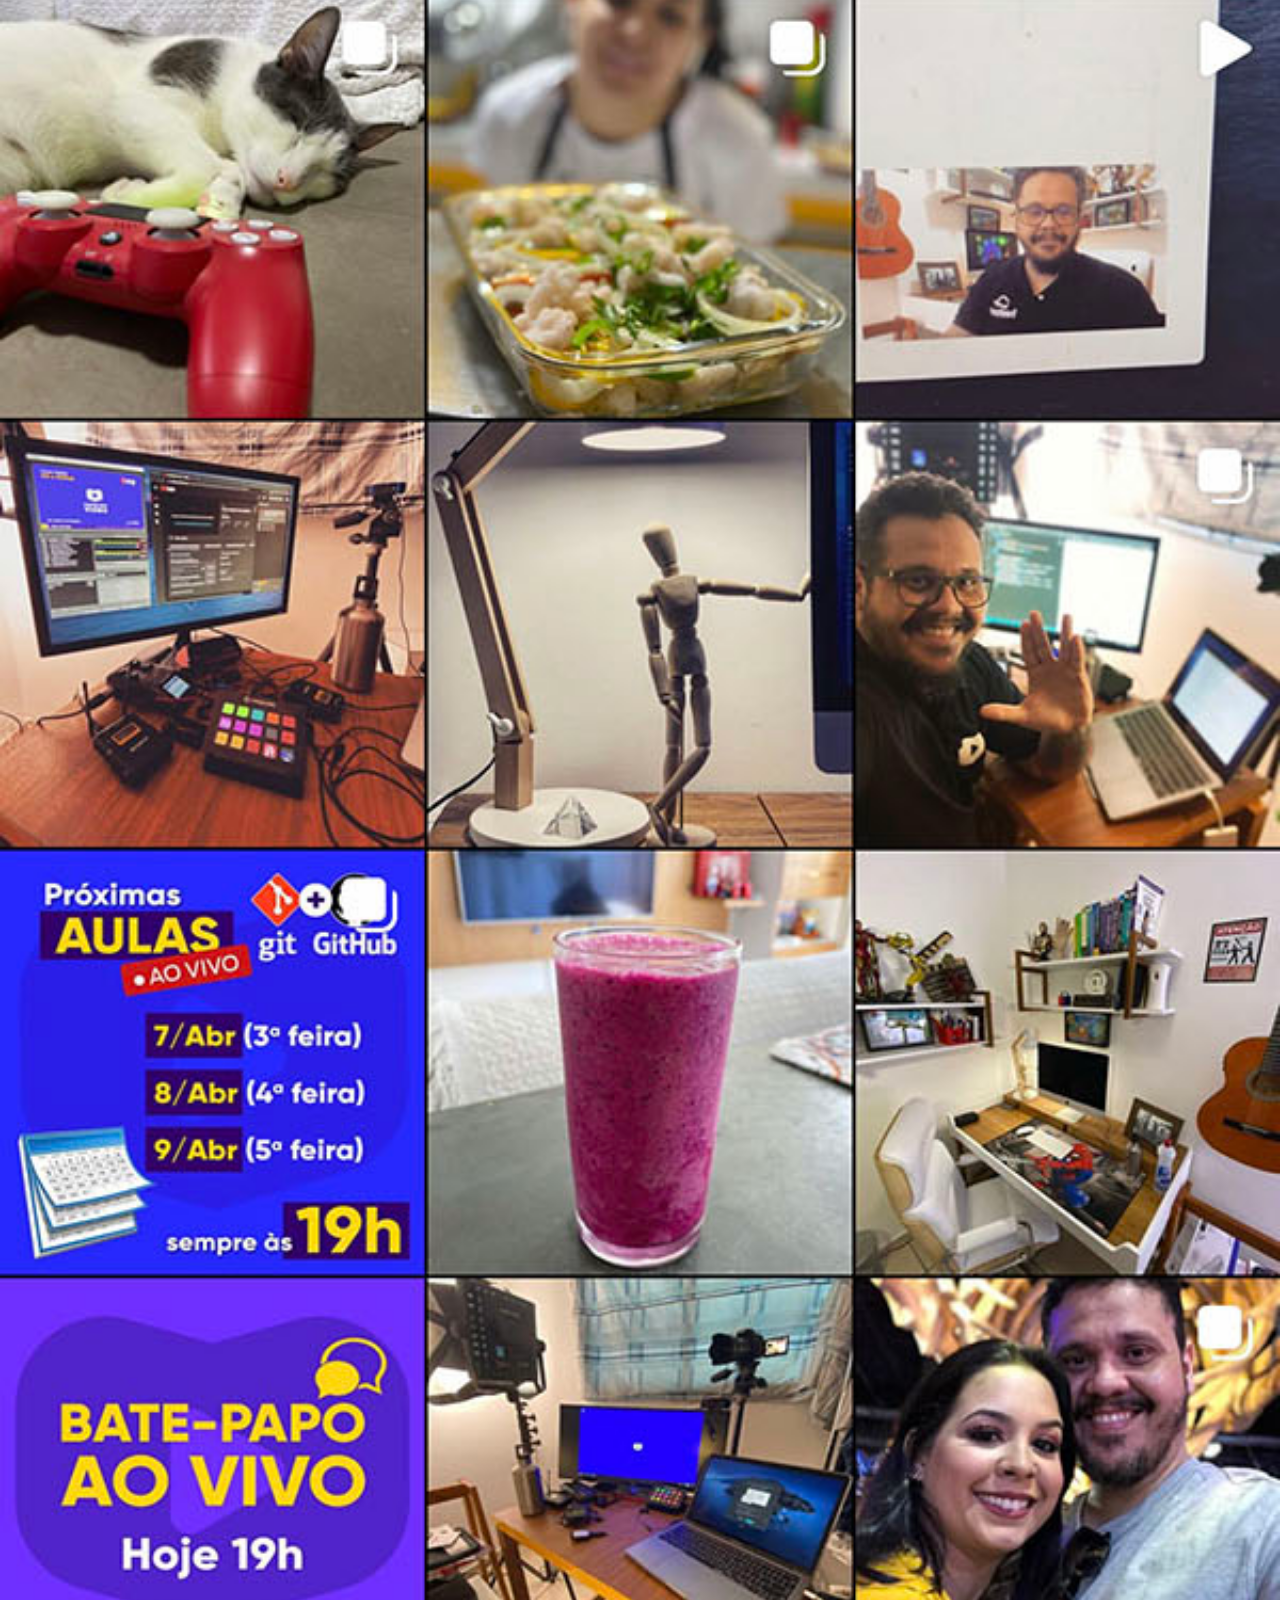
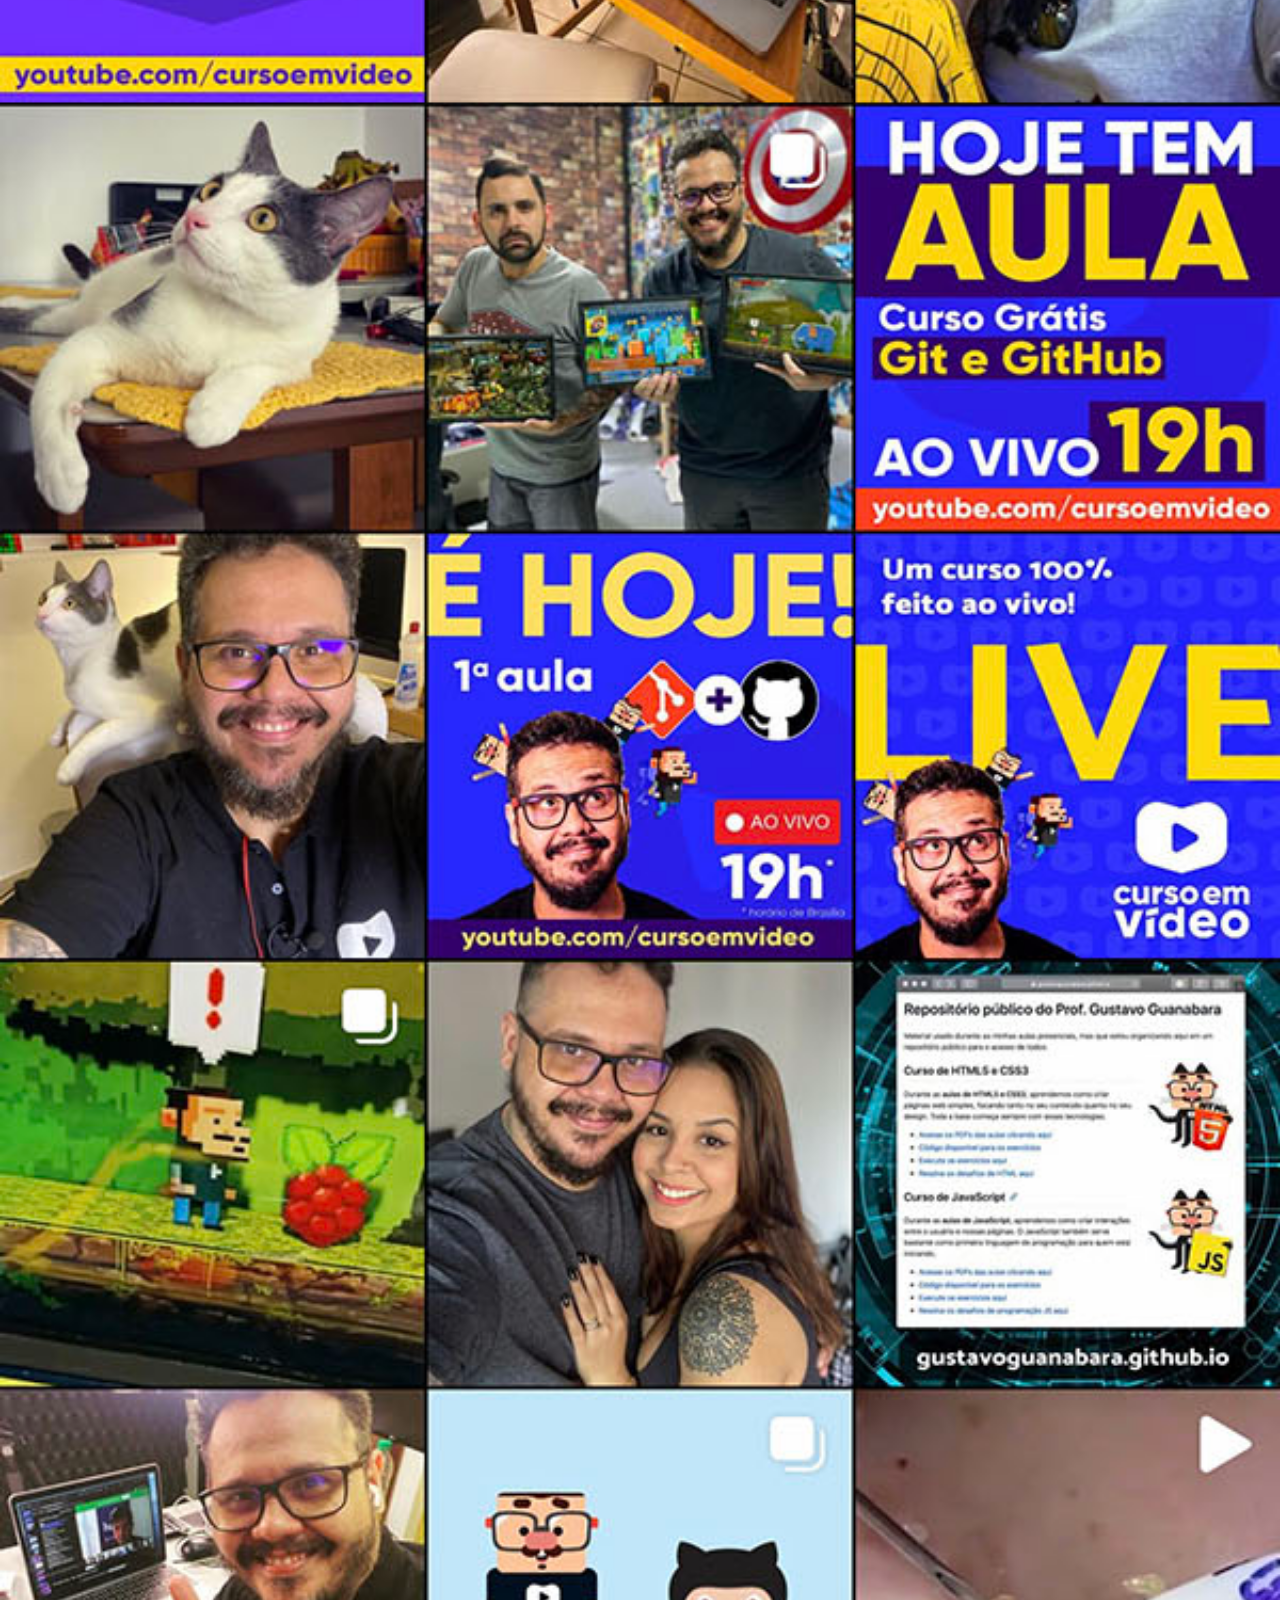
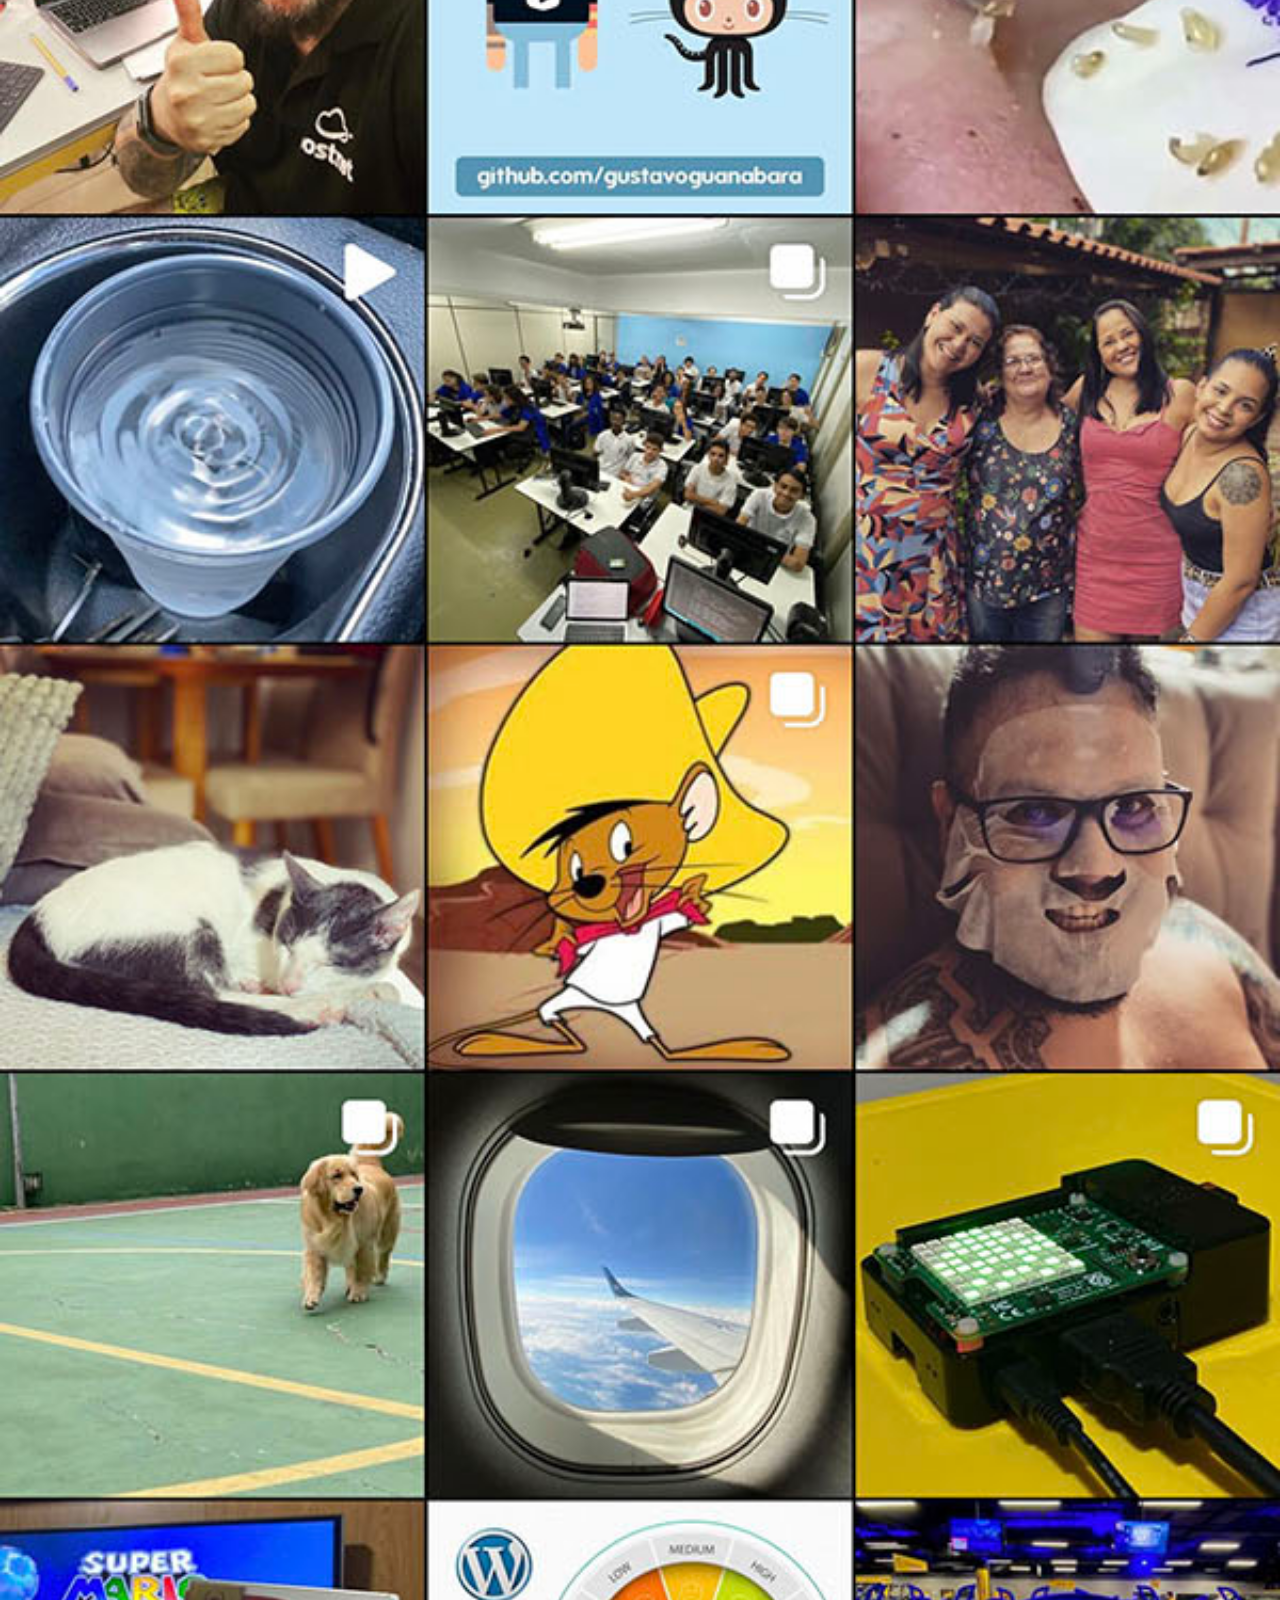
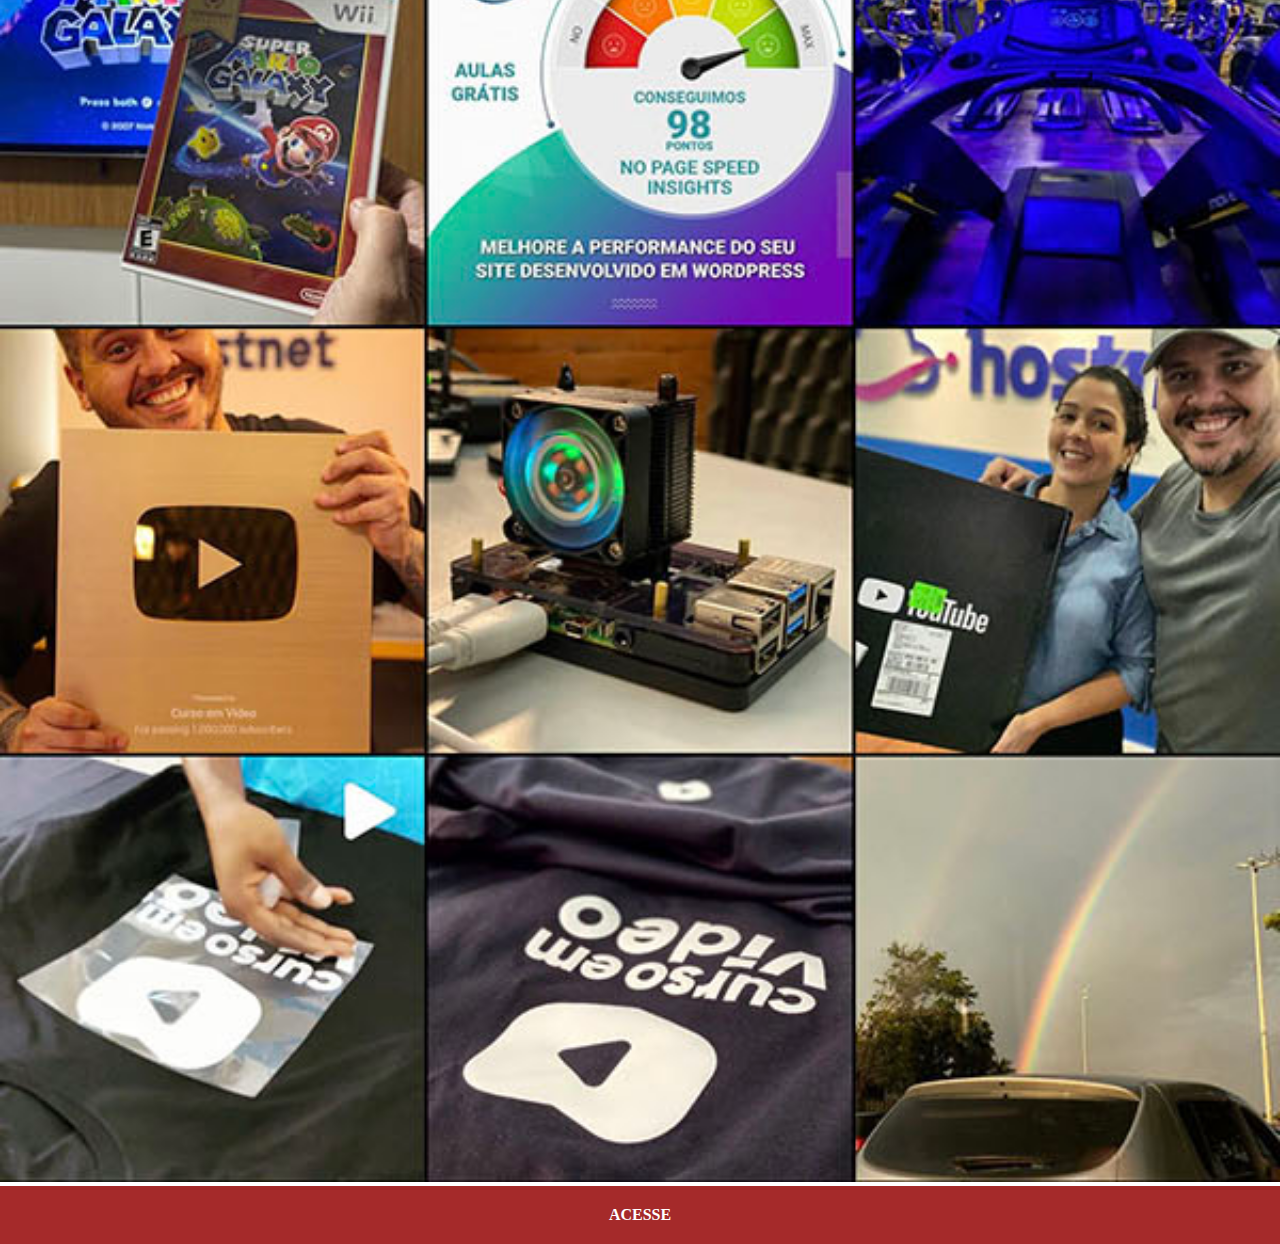
<file: instagram.html>
<!DOCTYPE html>
<html lang="pt-br">
<head>
    <meta charset="UTF-8">
    <meta name="viewport" content="width=device-width, initial-scale=1.0">
    <link rel="stylesheet" href="estilos/social.css">
    <title>Instagram</title>
</head>
<body>
    <img src="imagens/tela-instagram.jpg" alt="Instagram">
    <a href="https://www.instagram.com" target="_blank">ACESSE</a>
</body>
</html>
</file>
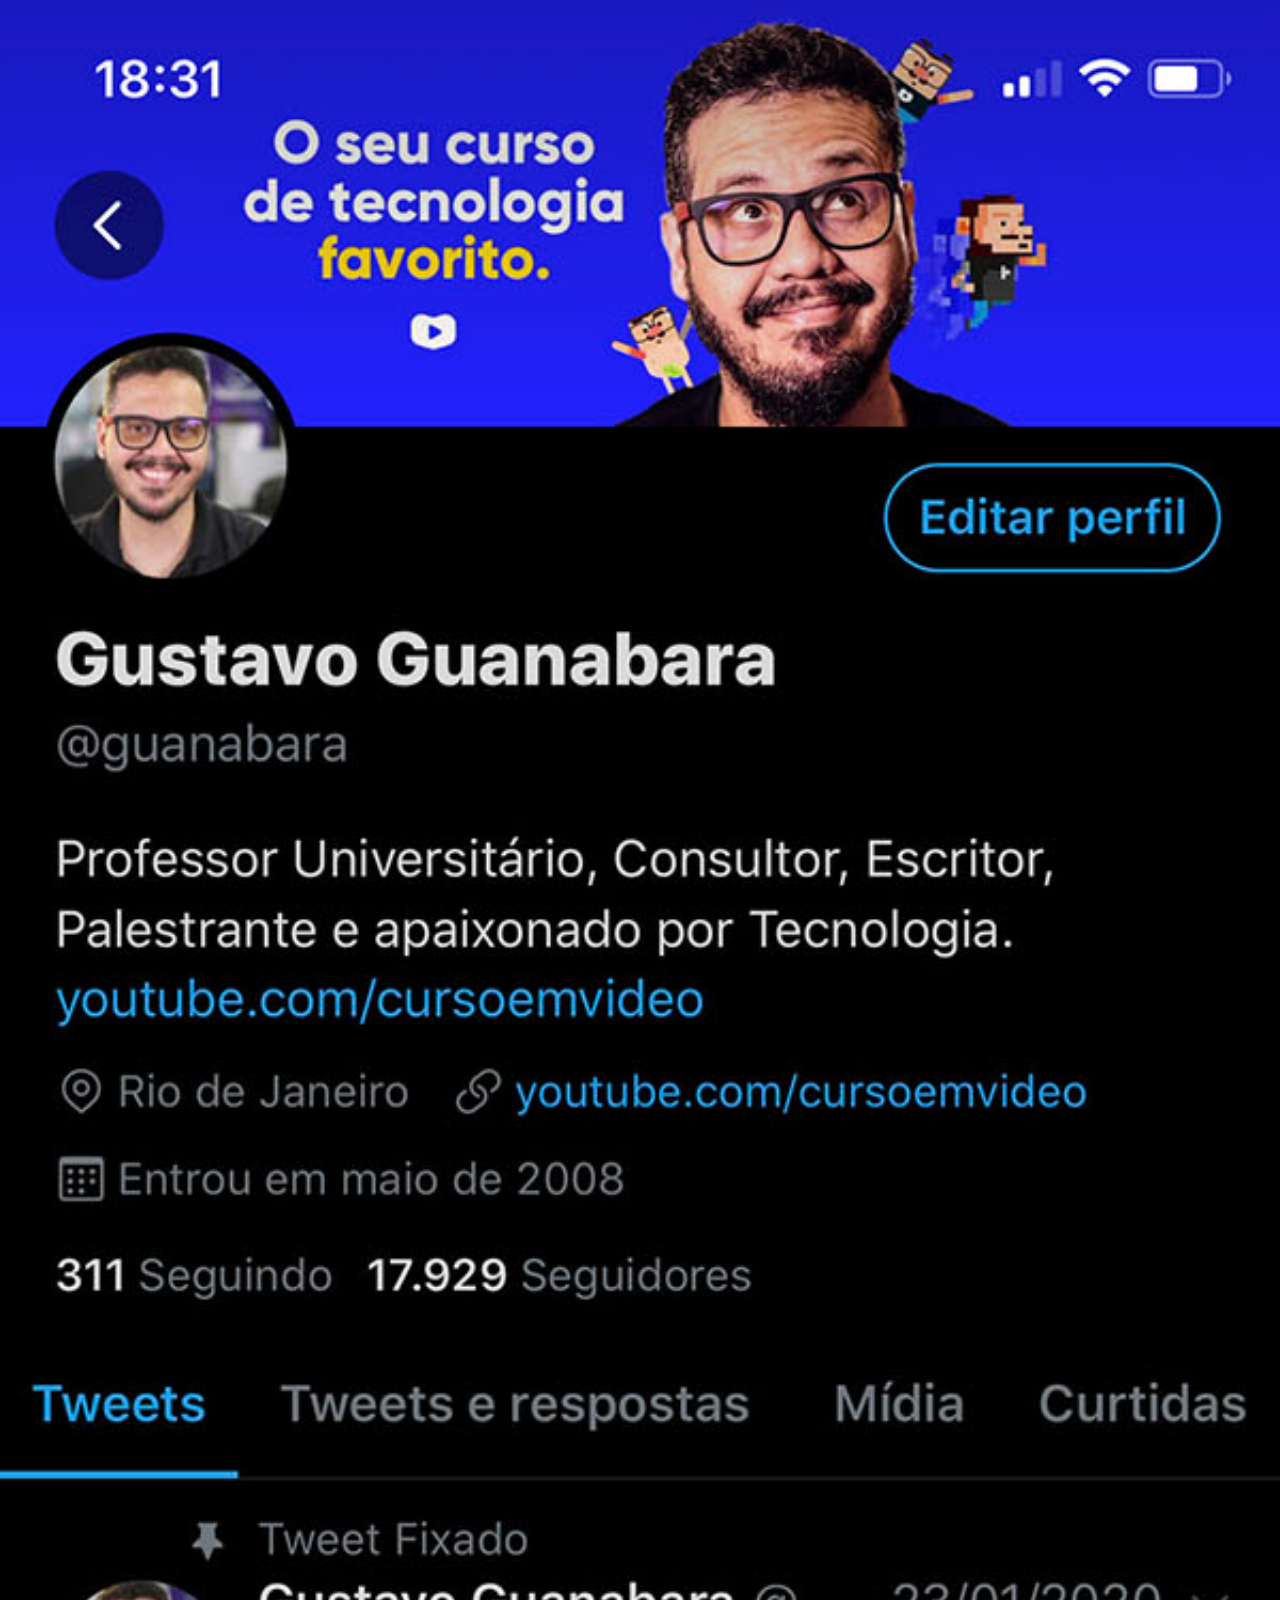
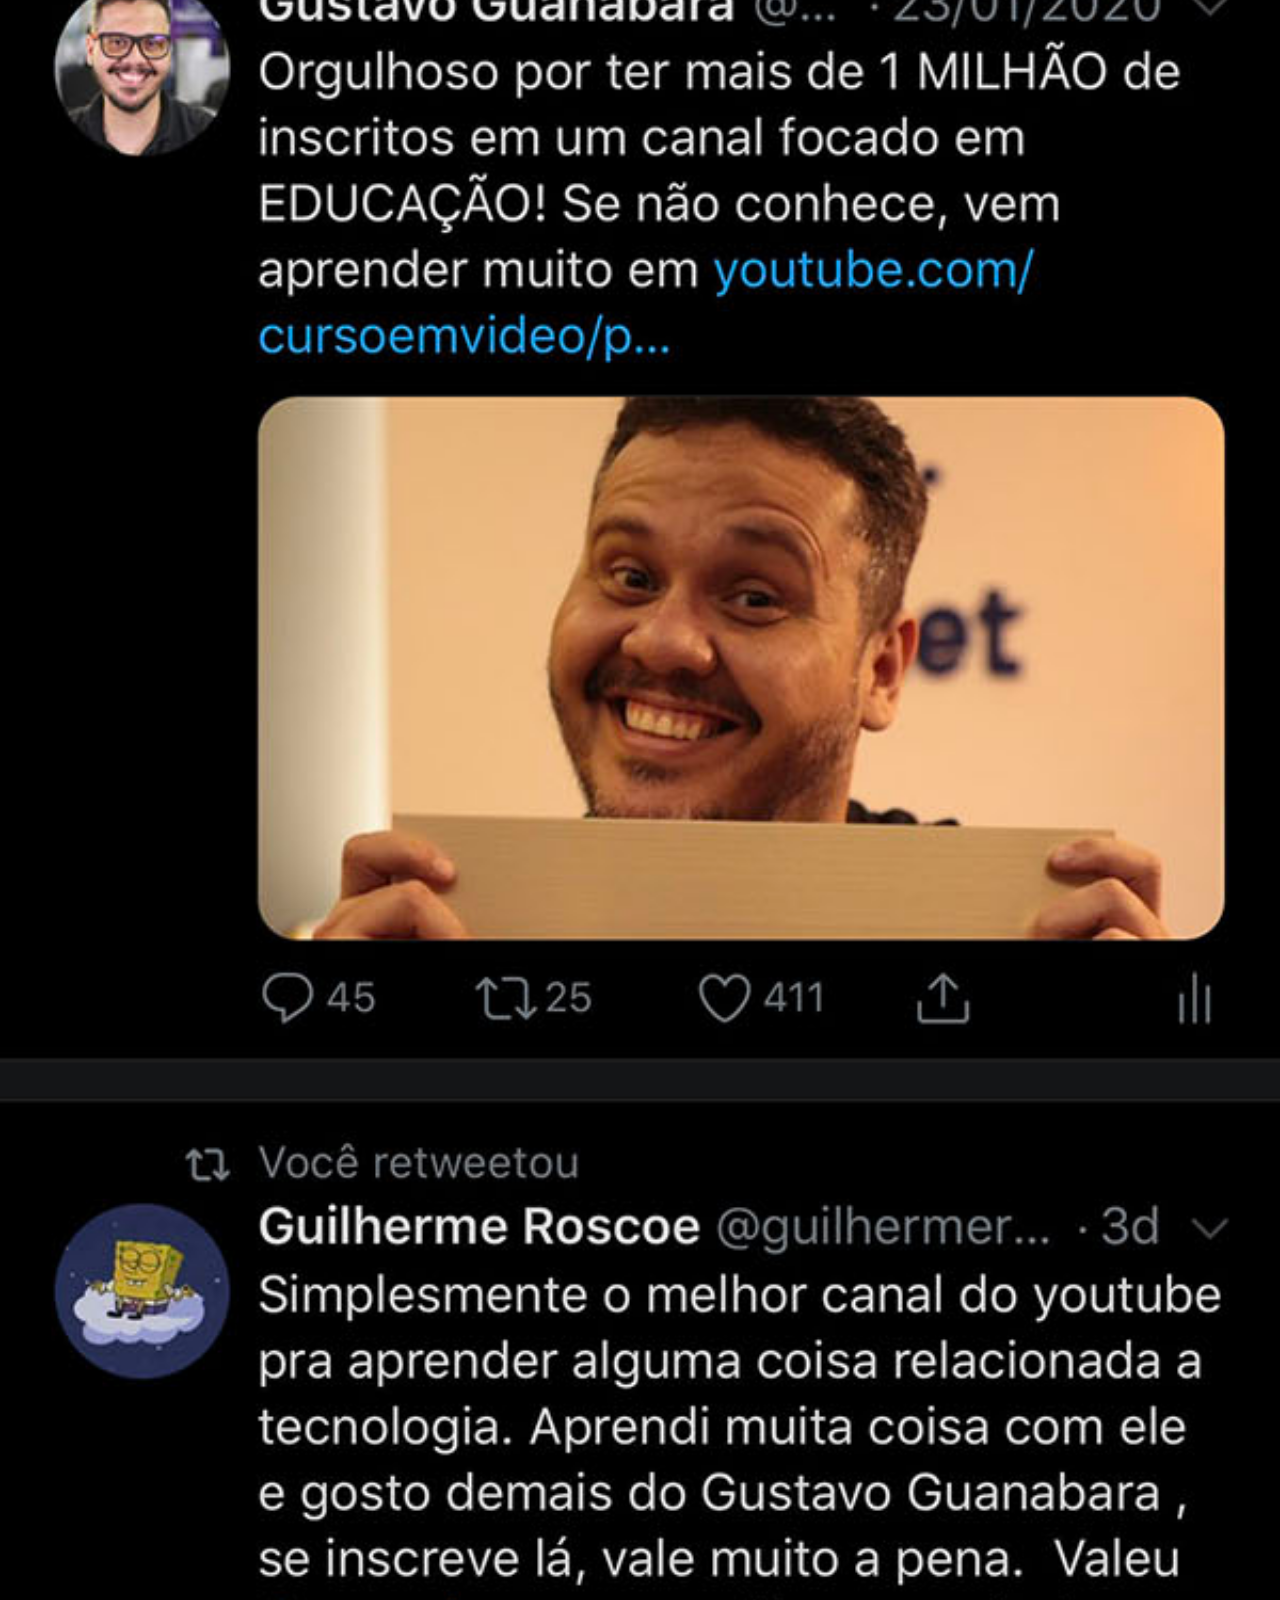
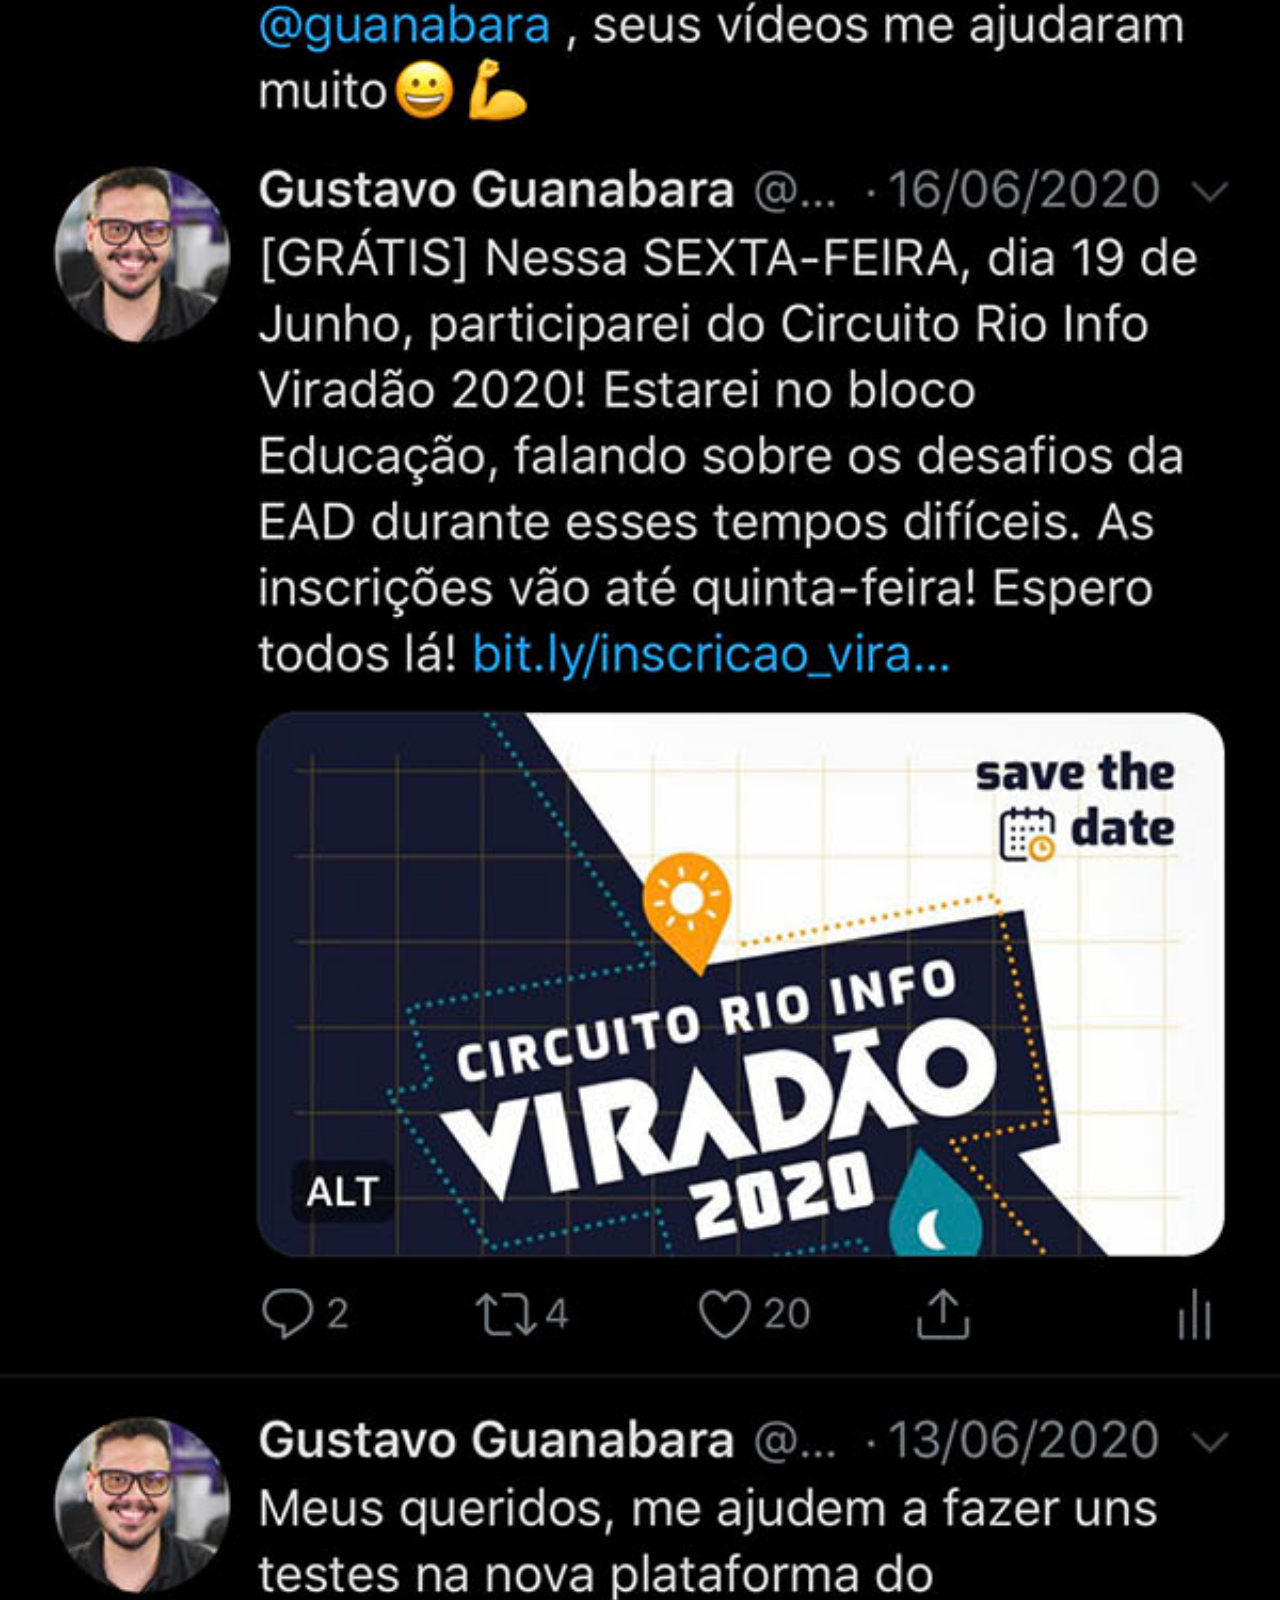
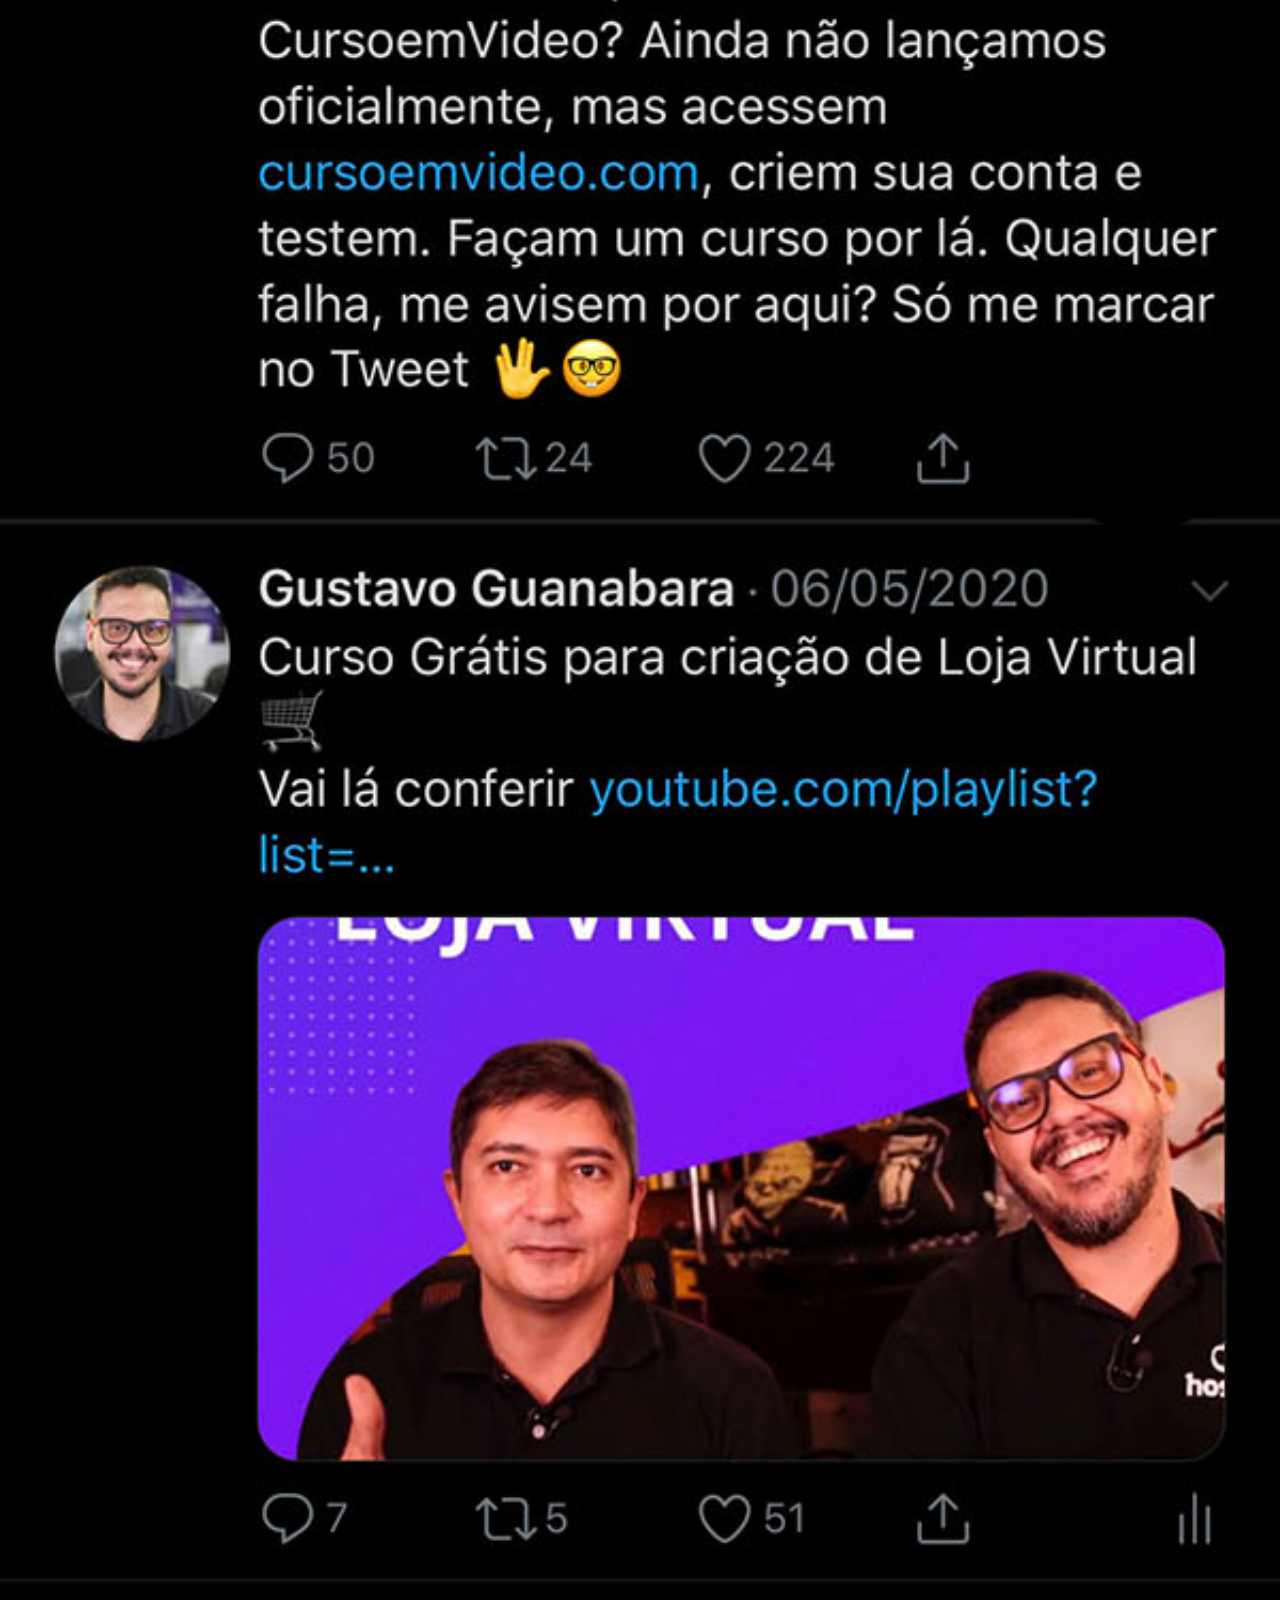
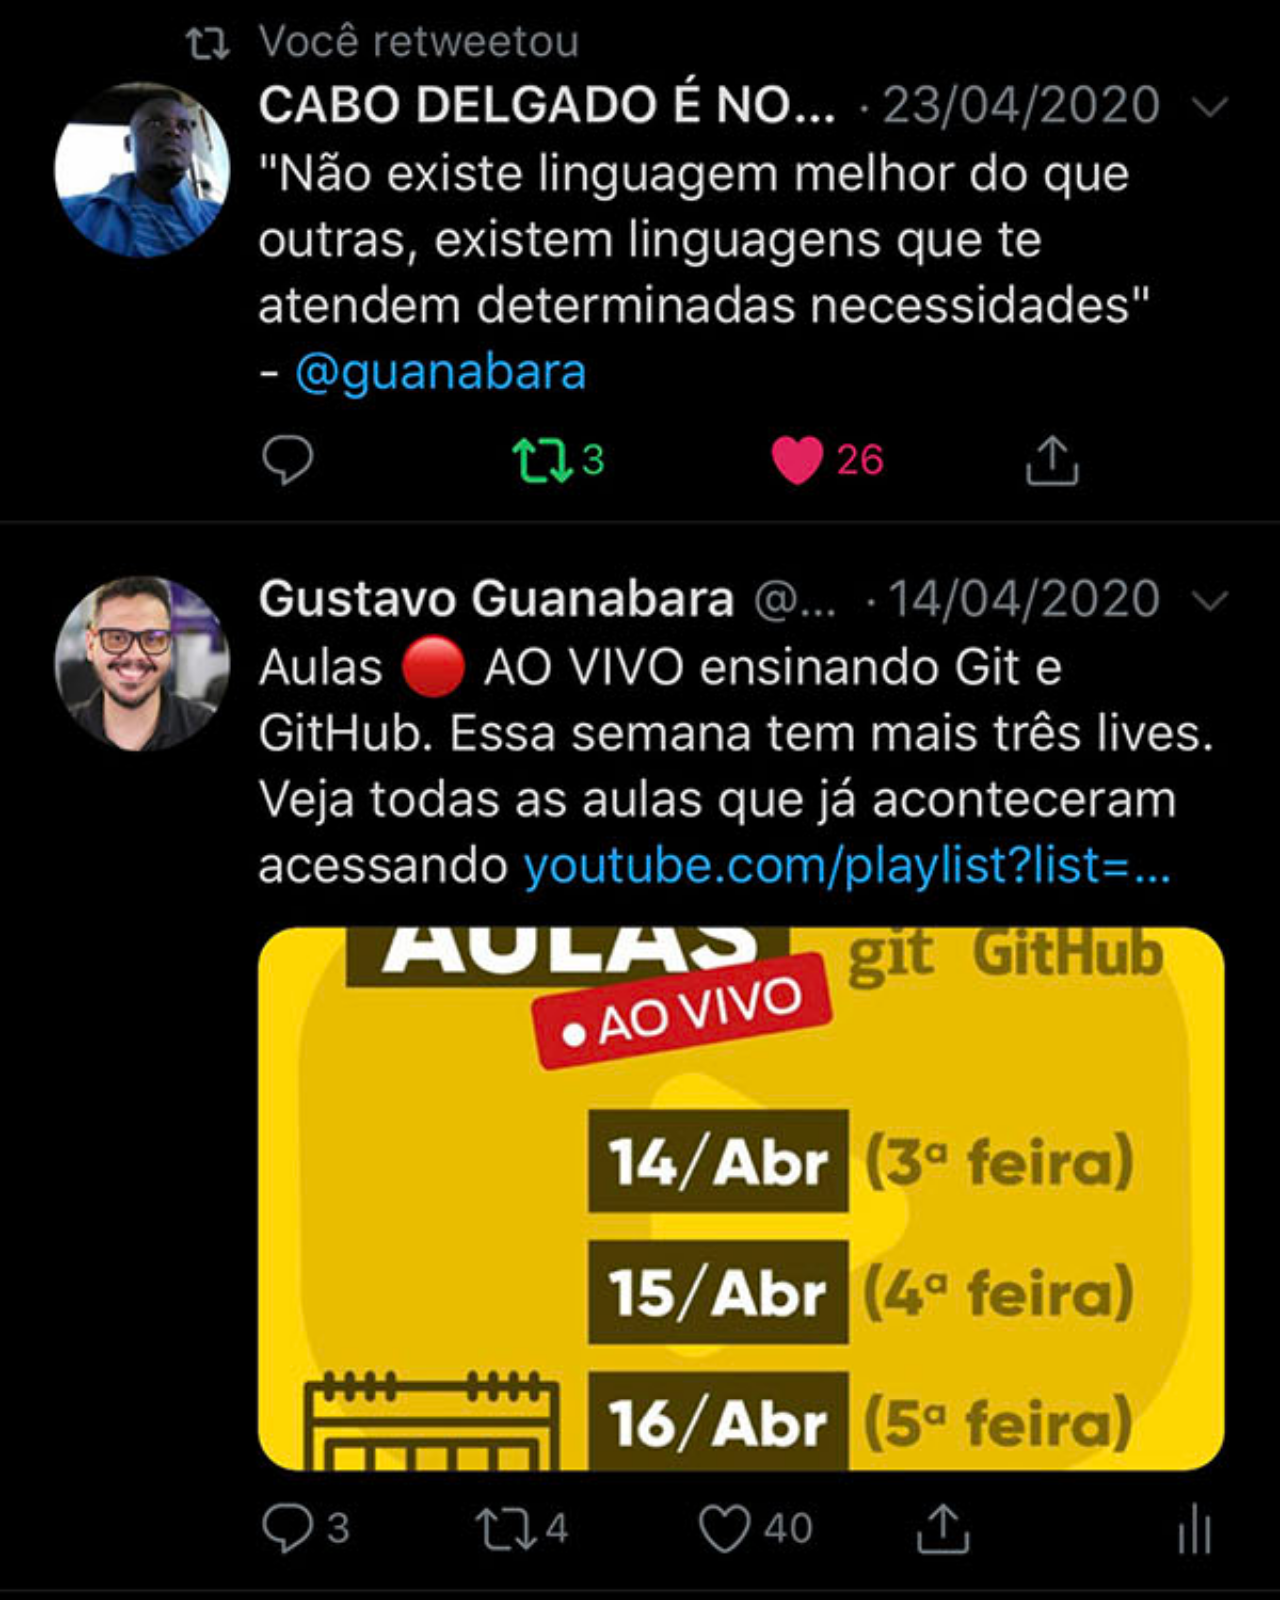
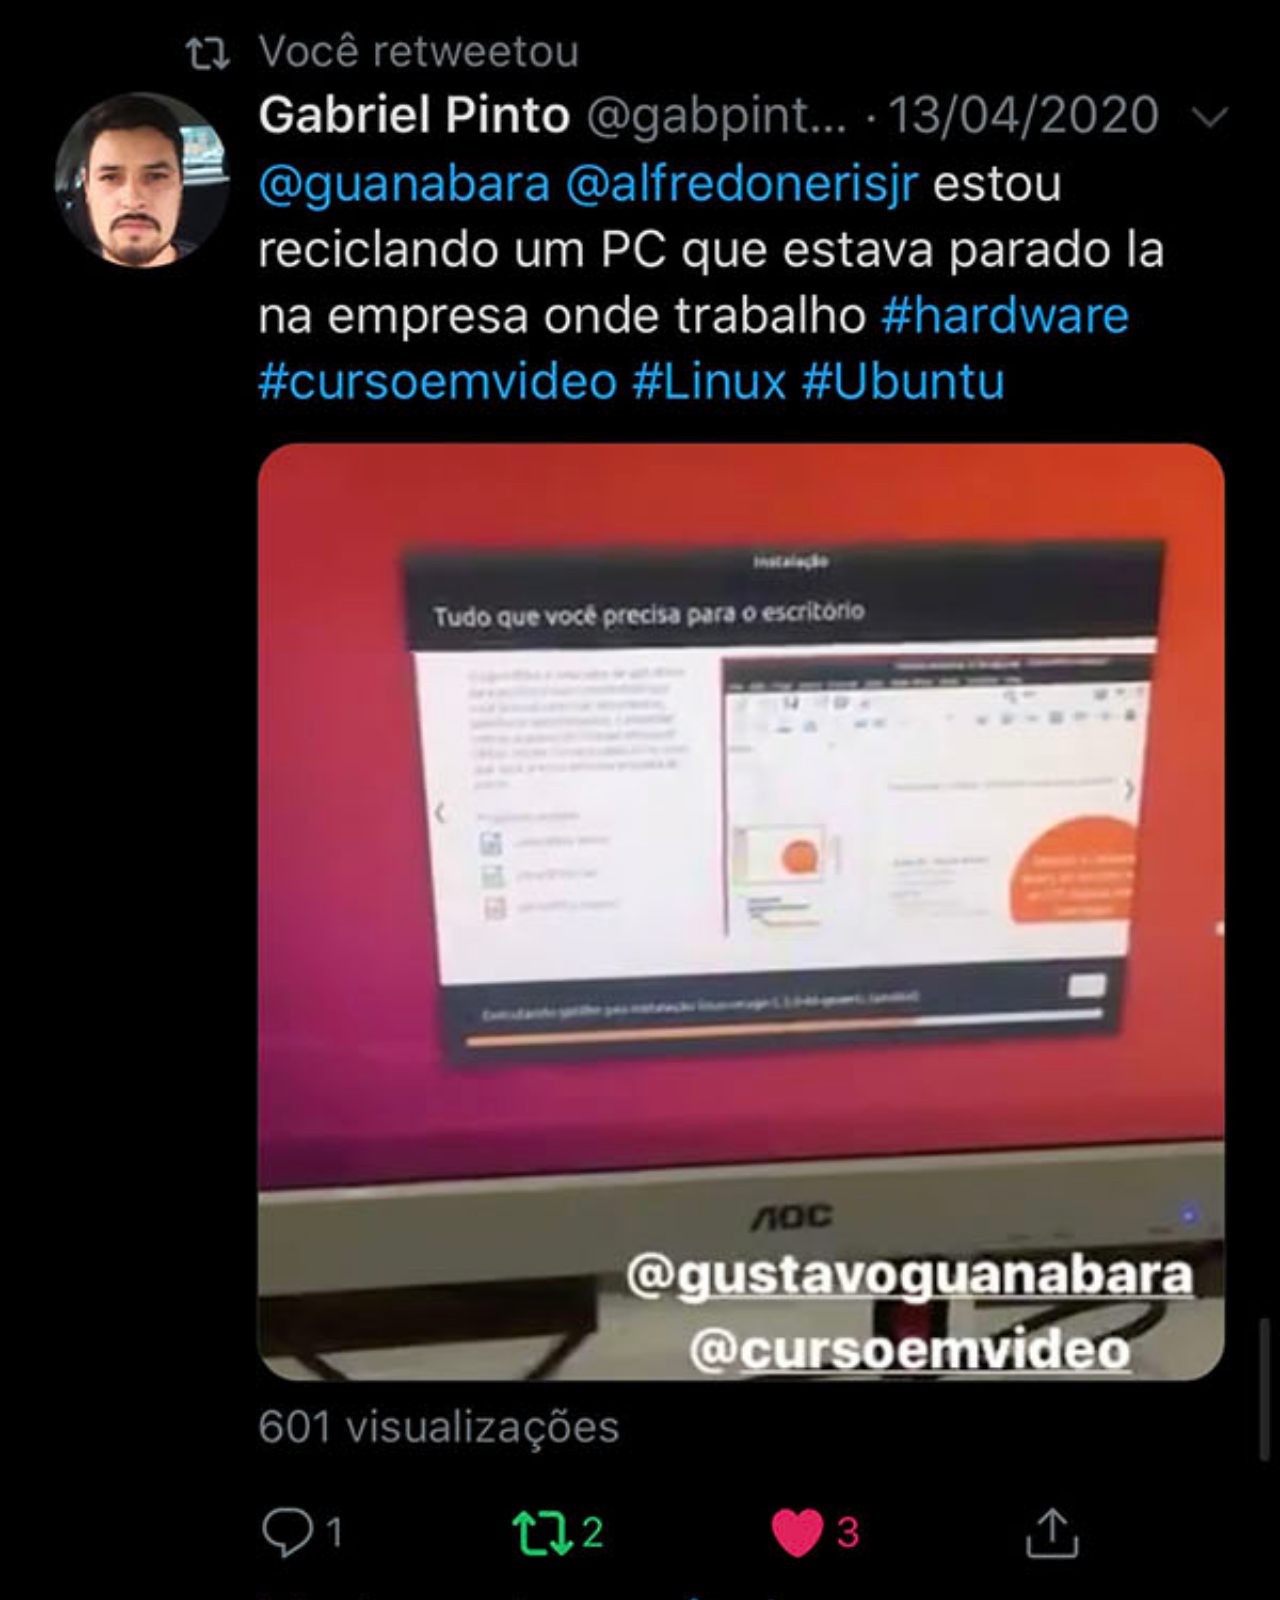
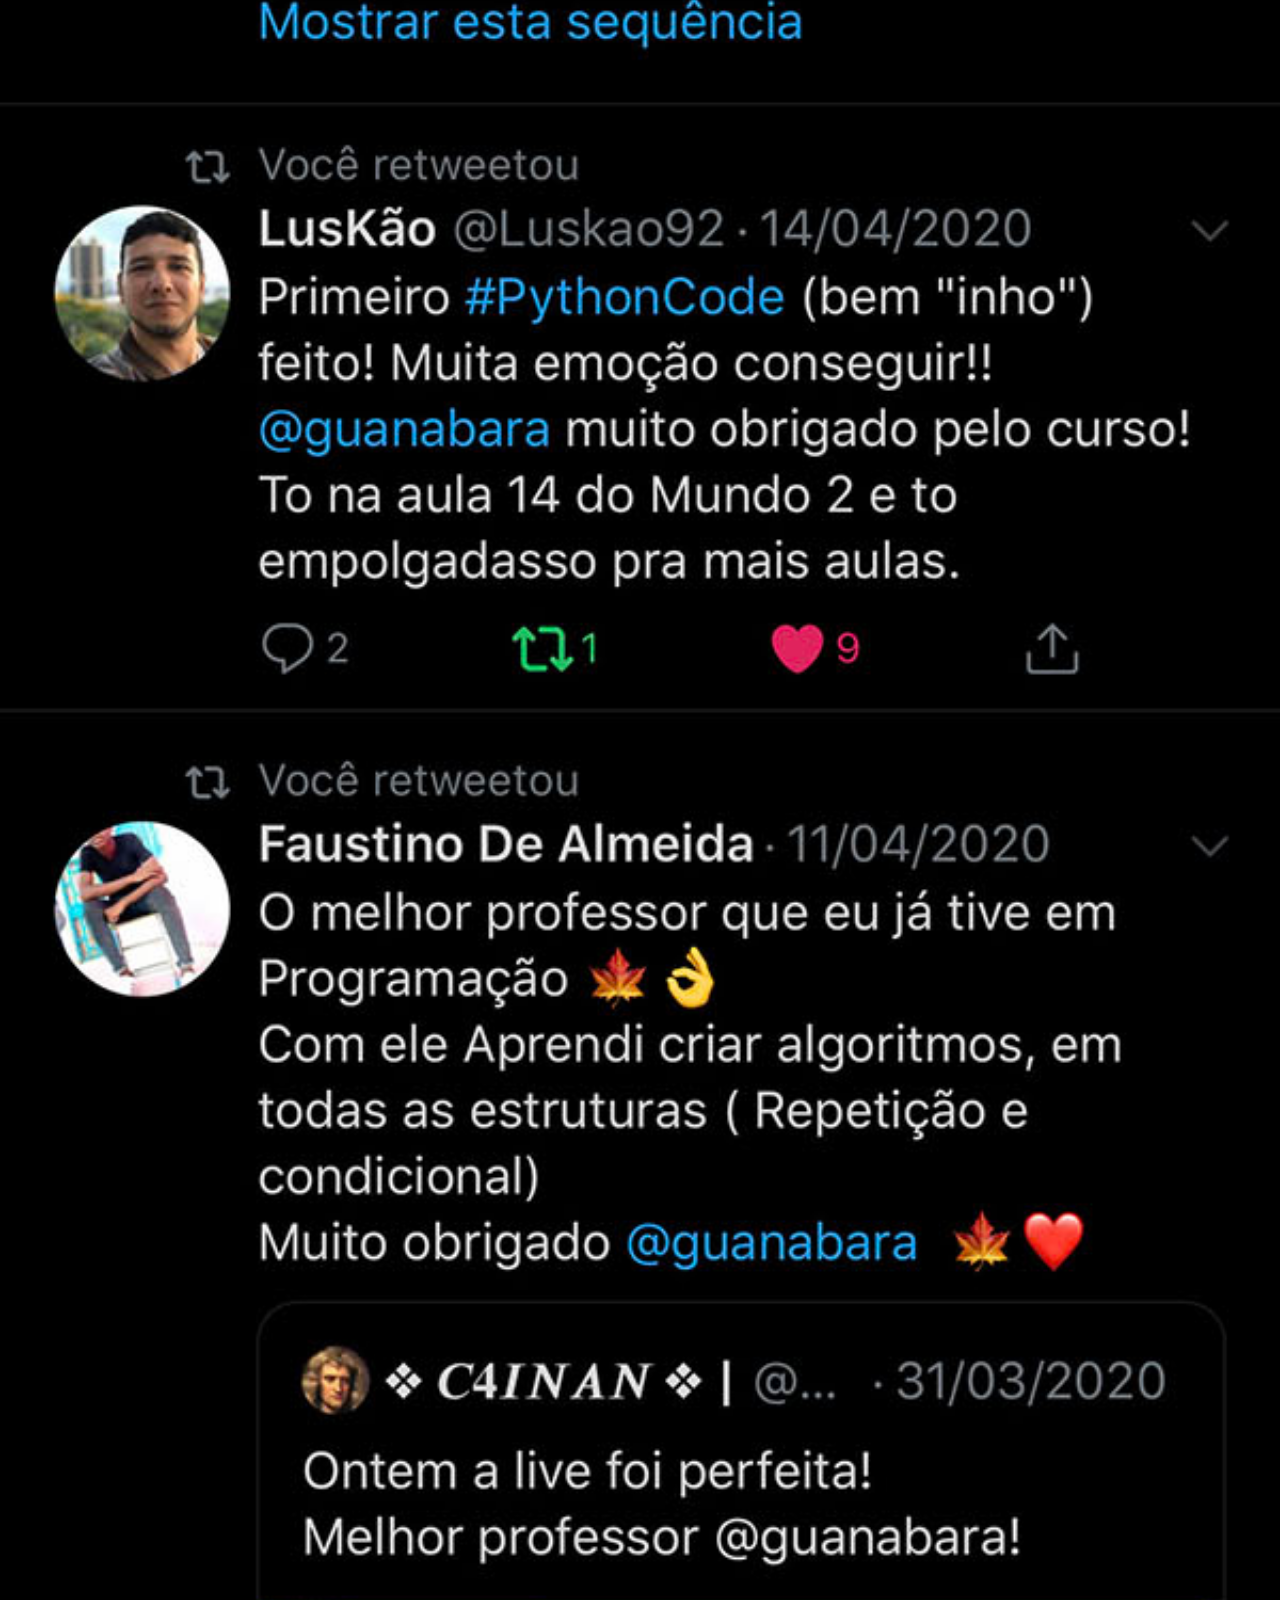
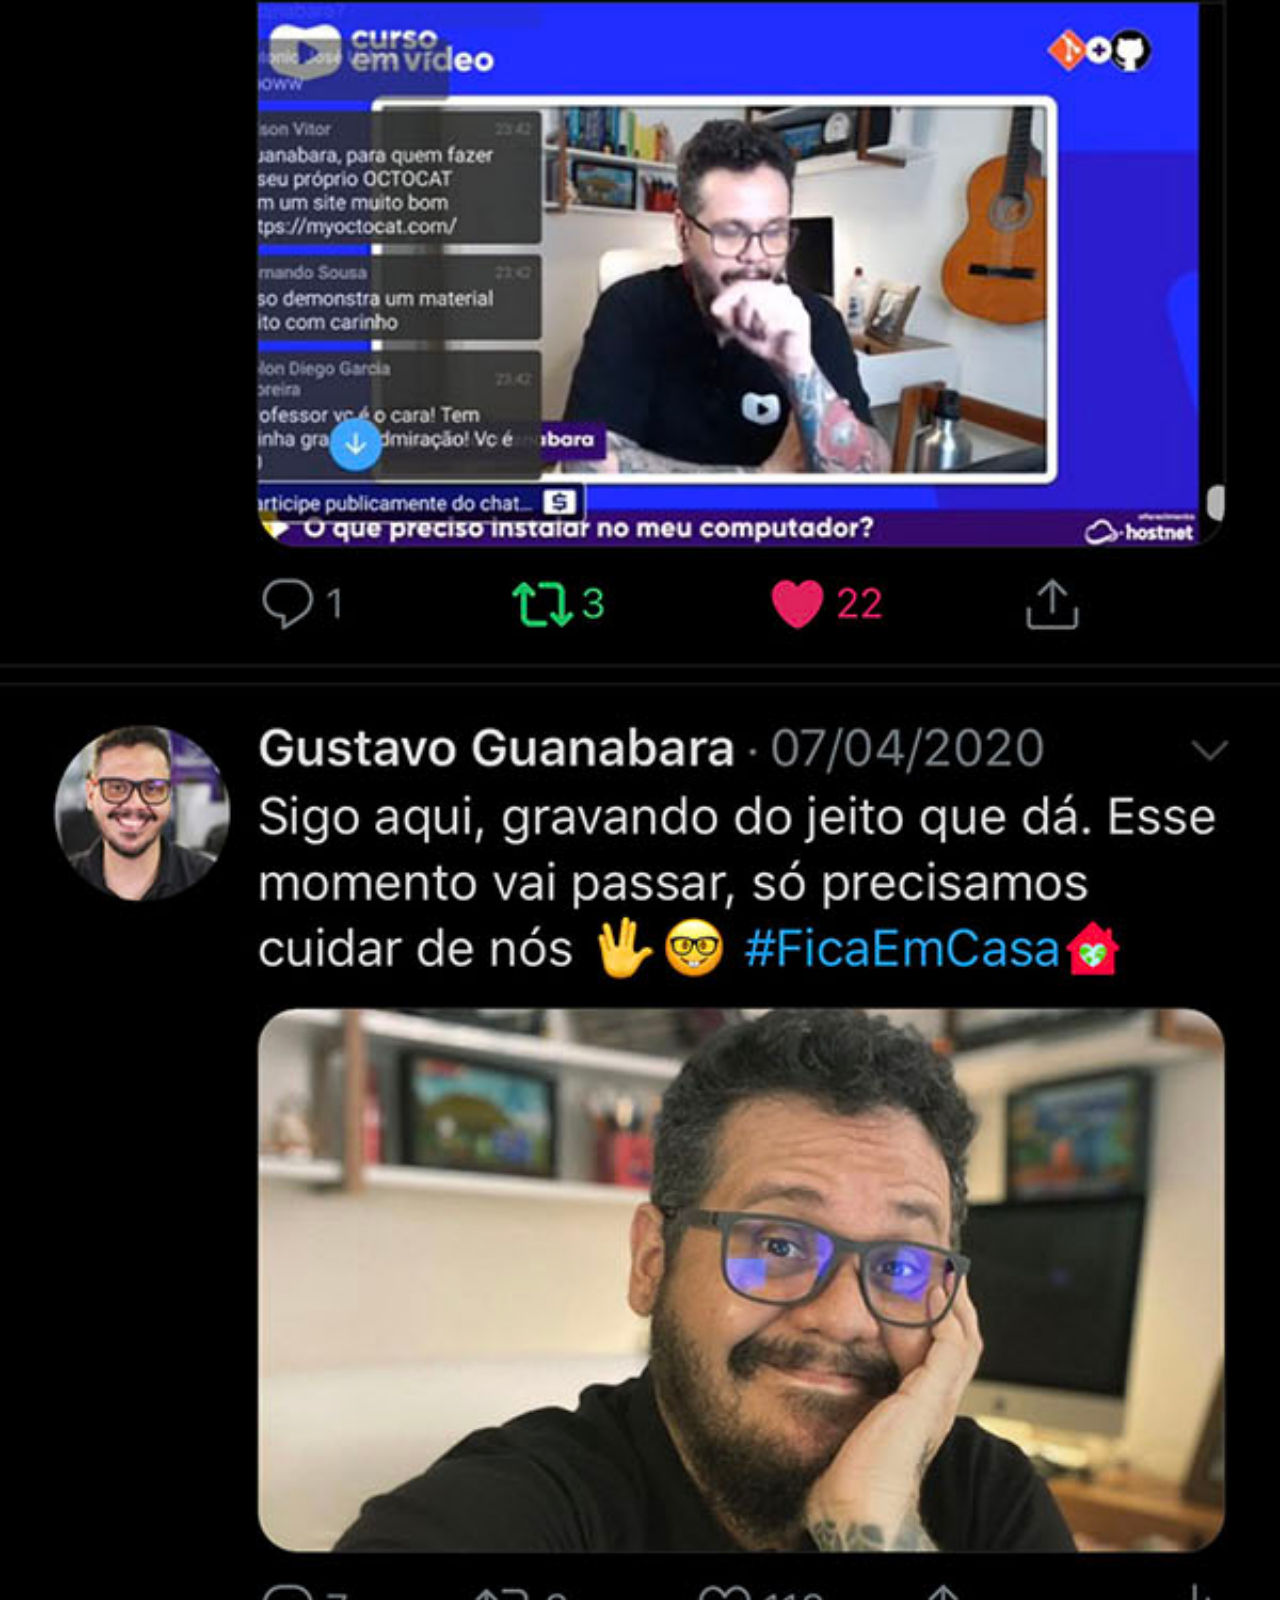
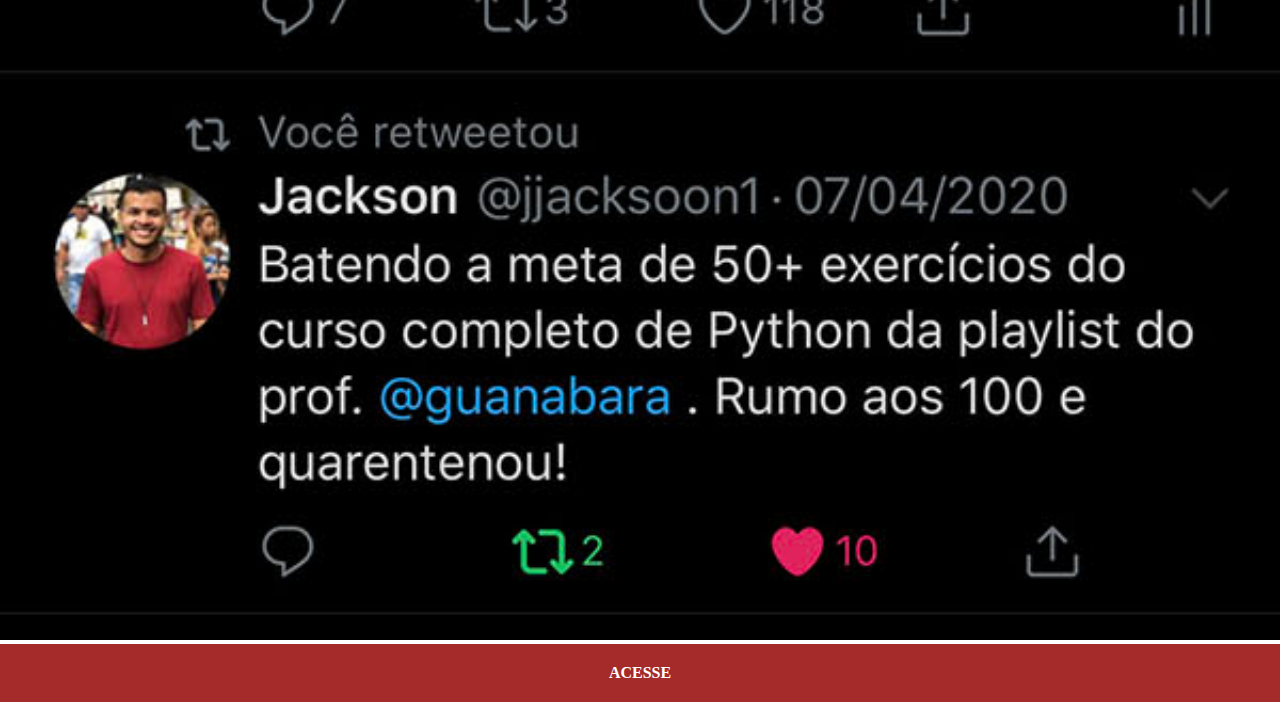
<file: twitter.html>
<!DOCTYPE html>
<html lang="pt-br">
<head>
    <meta charset="UTF-8">
    <meta name="viewport" content="width=device-width, initial-scale=1.0">
    <link rel="stylesheet" href="estilos/social.css">
    <title>Twitter</title>
</head>
<body>
    <img src="imagens/tela-twitter.jpg" alt="Twitter">
    <a href="https://twitter.com/home" target="_blank">ACESSE</a>
</body>
</html>
</file>
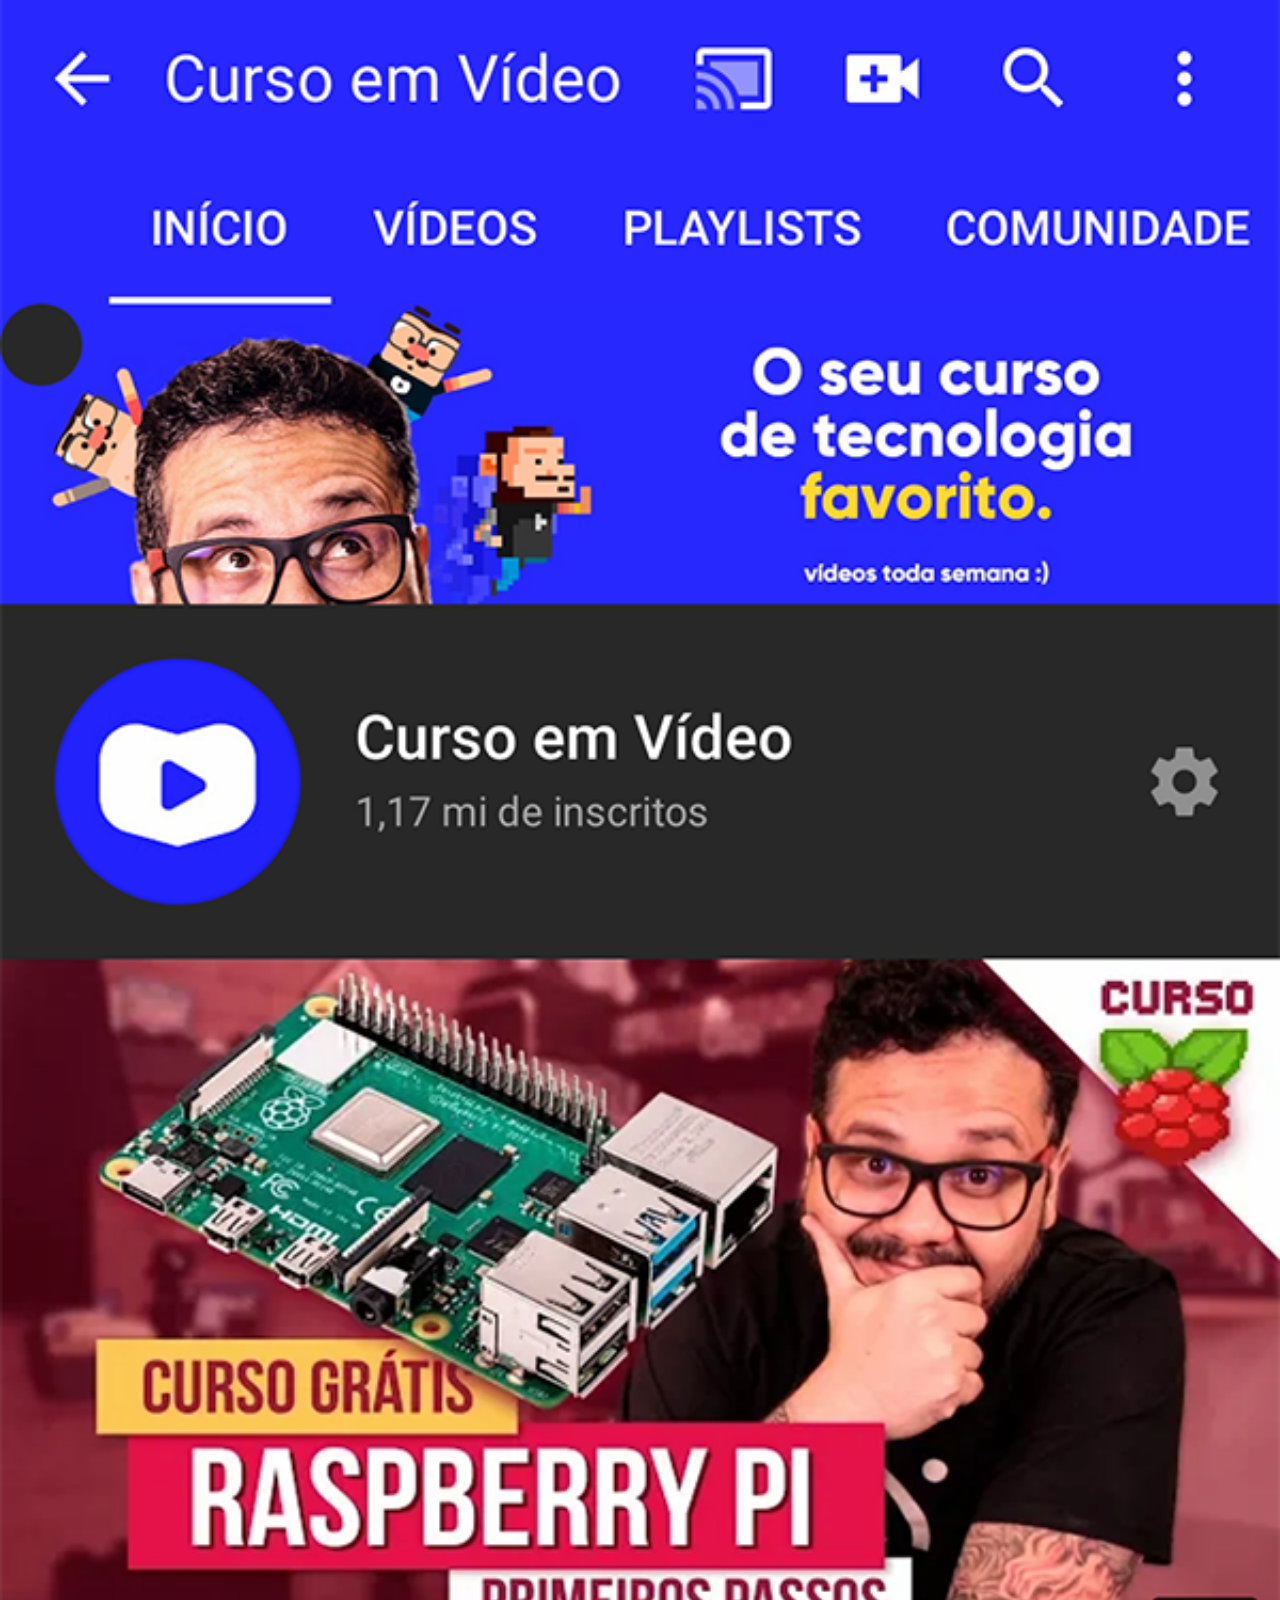
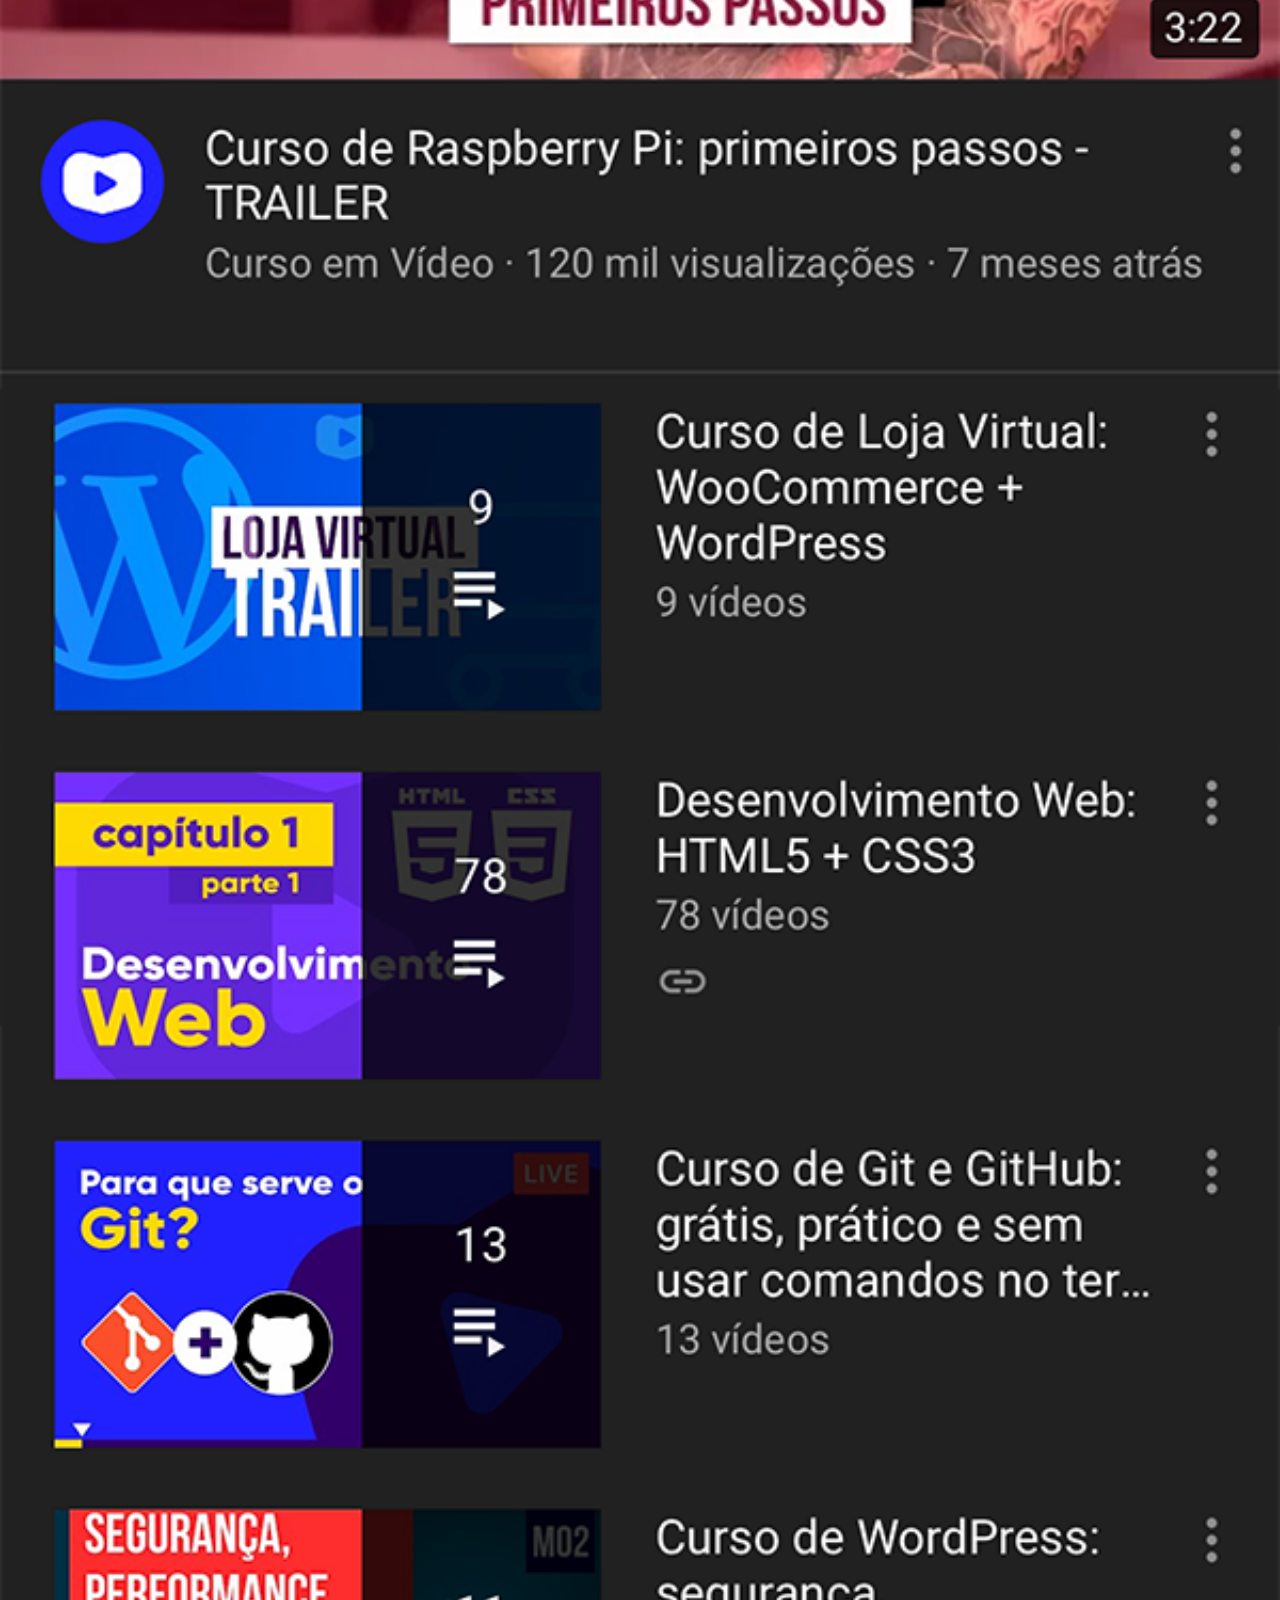
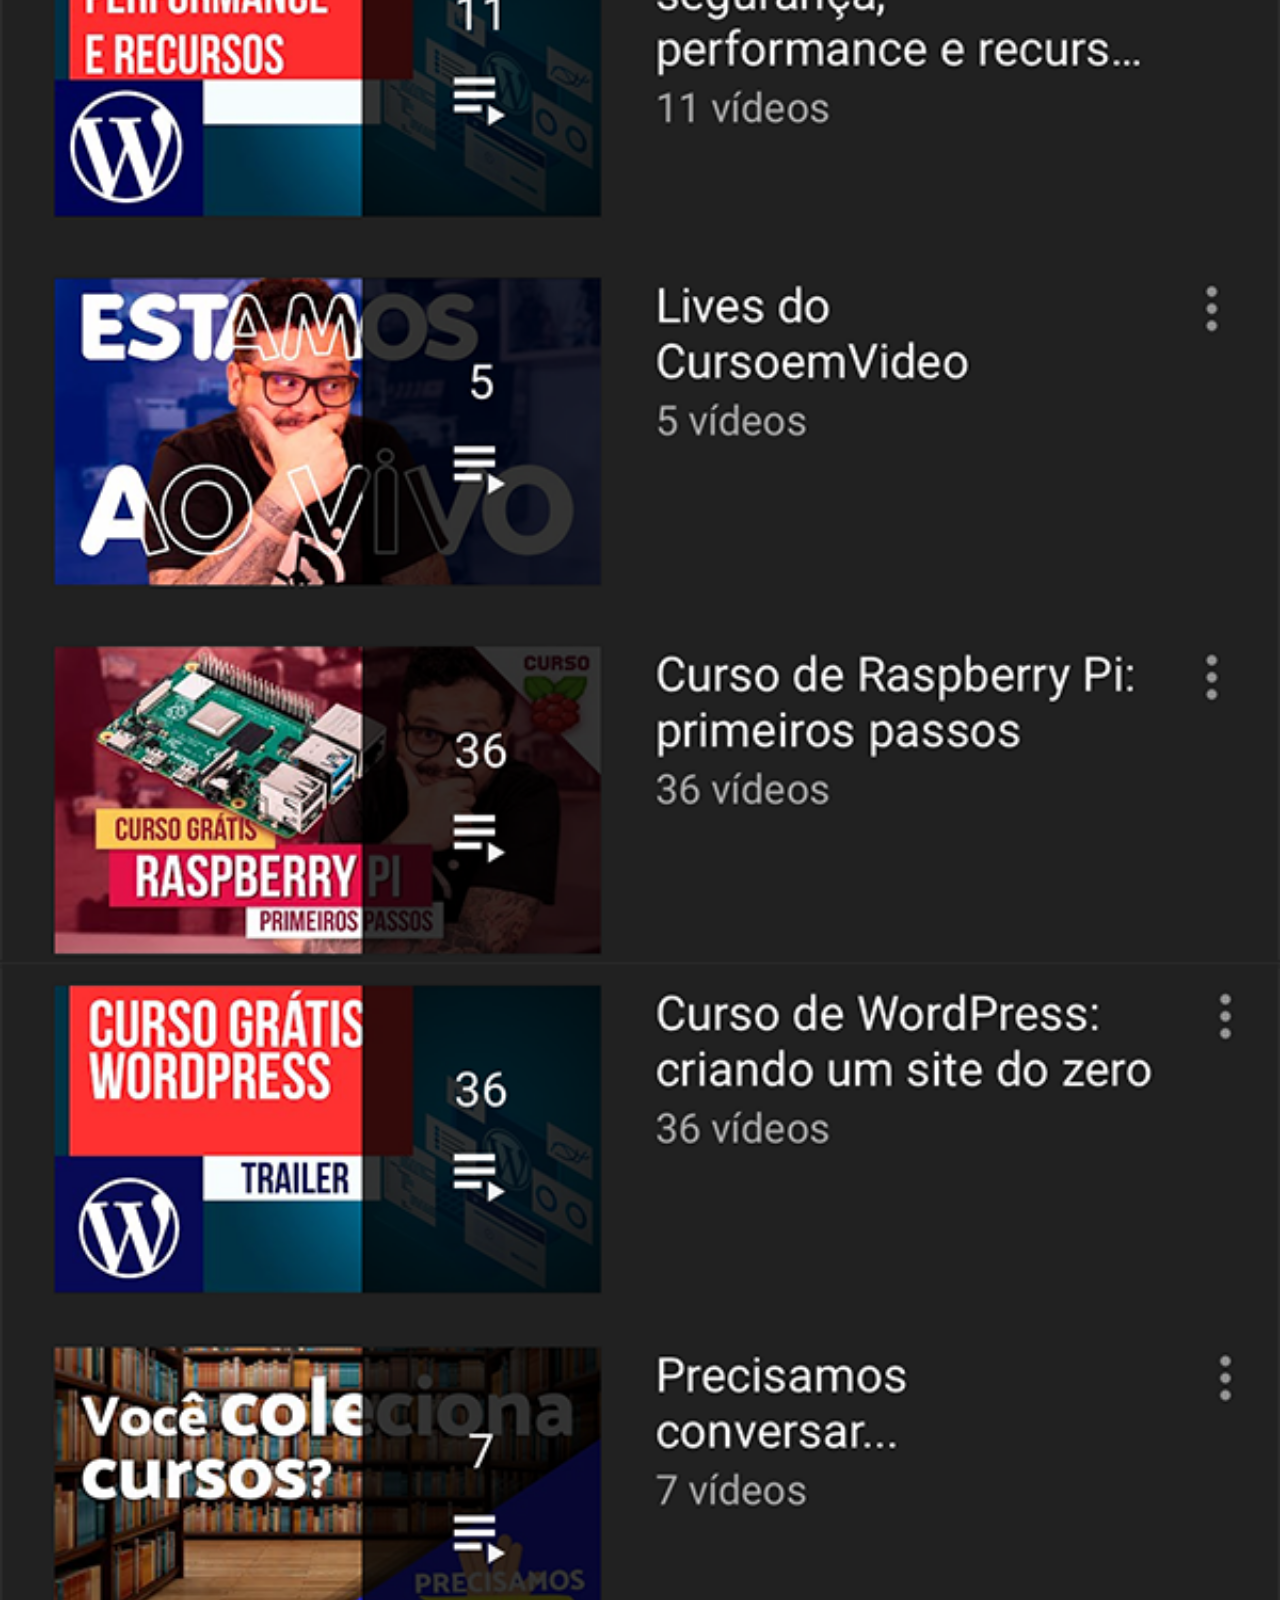
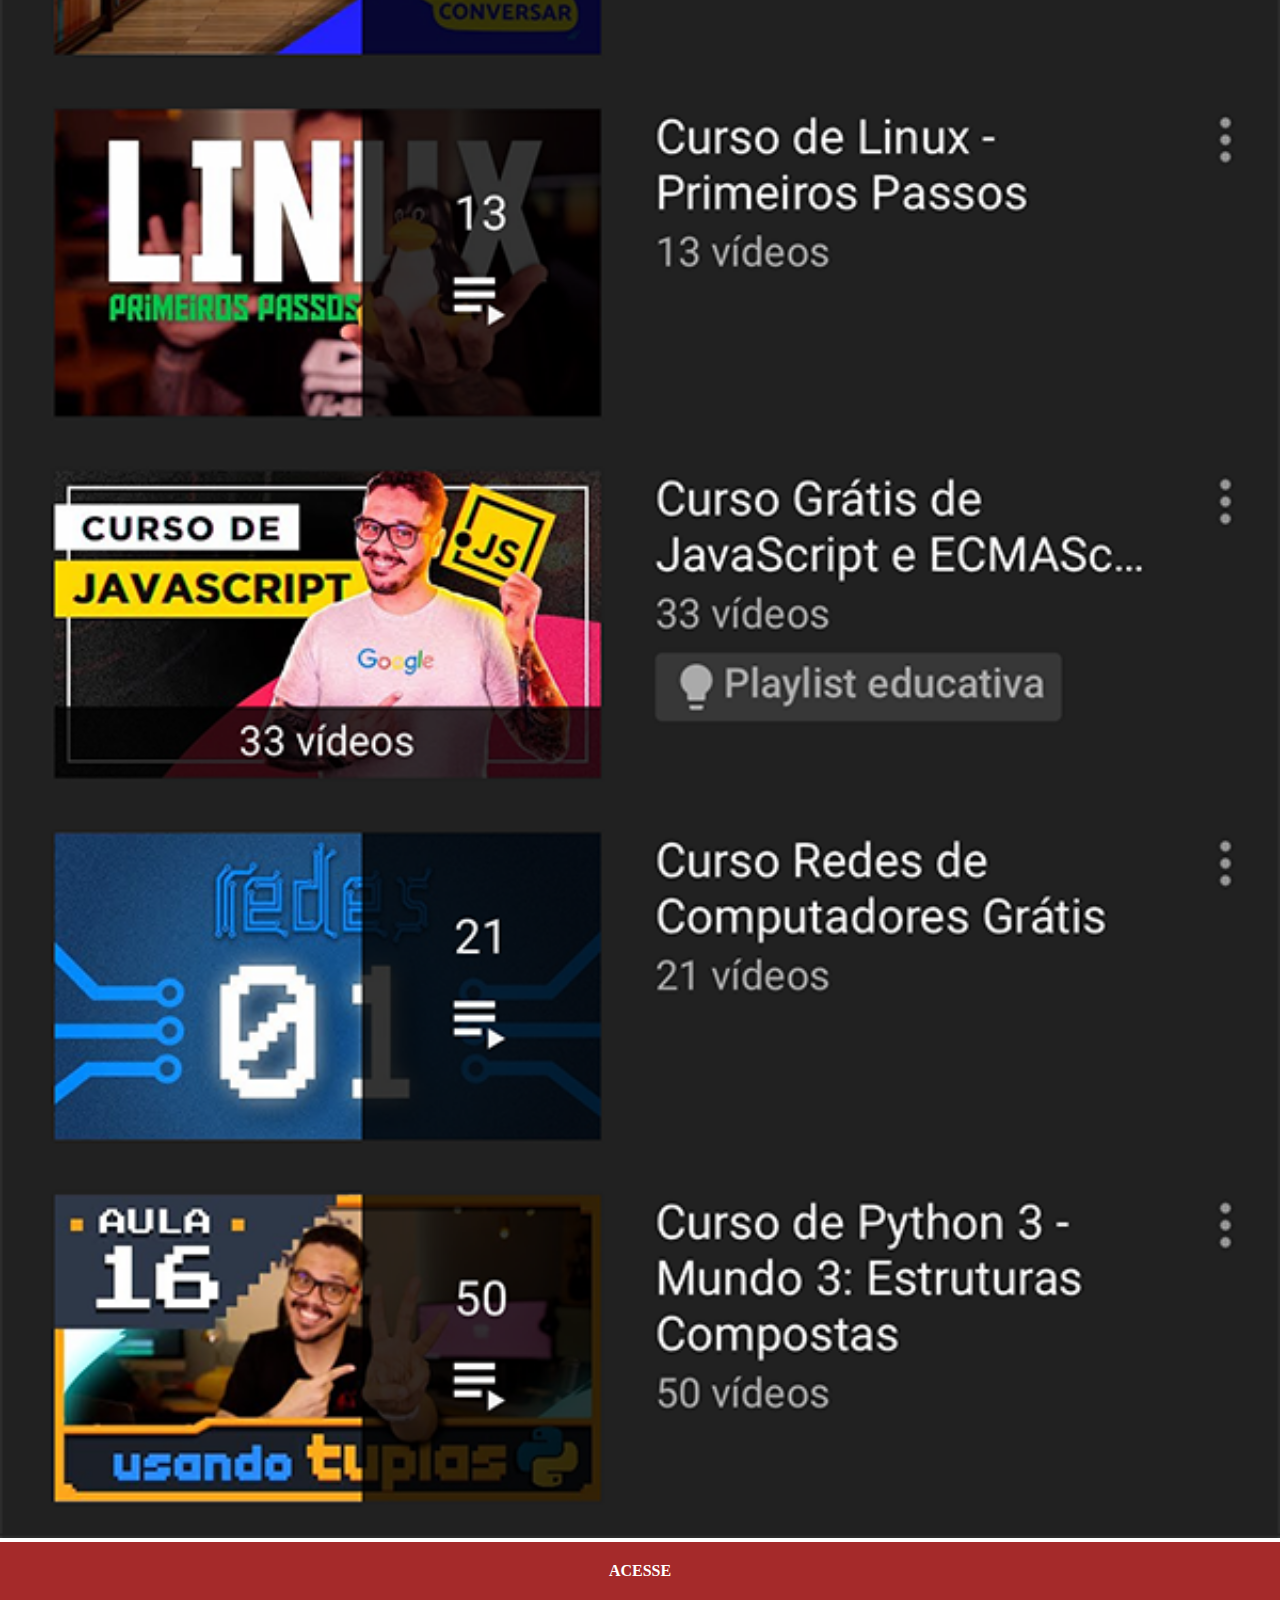
<file: youtube.html>
<!DOCTYPE html>
<html lang="pt-br">
<head>
    <meta charset="UTF-8">
    <meta name="viewport" content="width=device-width, initial-scale=1.0">
    <link rel="stylesheet" href="estilos/social.css">
    <title>Youtube</title>
</head>
<body>
    <img src="imagens/tela-youtube.png" alt="Youtube">
    <a href="https://www.youtube.com" target="_blank">ACESSE</a>
</body>
</html>
</file>
<file: estilos/style.css>
@charset "UTF-8";

* {
    margin: 0px;
    padding: 0px;
    font-family: Arial, Helvetica, sans-serif;
}

html, body {
    height: 100vh;
    width: 100vw;
    background-color: black;
}

body{
    background: url(../imagens/fundo-madeira.jpg) no-repeat top center;
    background-size: cover;
    background-attachment: fixed;
}
main {
    height: 100vh;
    position: relative;
}

section#telefone {
    height: 627px;
    width: 311px;
    background: url('../imagens/frame-iphone.png') no-repeat;

    position: absolute;
    top: 50%;
    left: 50%;
    transform: translate(-50%, -50%);
}

iframe#tela {
    position: relative;
    top: 80px;
    left: 22px;
    height: 471px;
    width: 267px;
}

section#redes-sociais {
    text-align: right;
}

section#redes-sociais img {
    height: 50px;
    margin: 2.5px;
    border-radius: 50%;
    box-sizing: border-box;
}

section#redes-sociais img:hover {
    border: 3px solid rgba(81, 255, 1, 0.562);
    transform: translate(-3px, -3px);
    transition: transform 0.5s, border 0.6s;
}
</file>
<file: estilos/social.css>
@charset "UTF-8";
*{
    padding: 0px;
    margin: 0px;
}
::-webkit-scrollbar {
    width: 0px;
    height: 0px;
}

img {  
    width: 100vw;
}

a {
    display: block;
    text-align: center;
    text-decoration: none;
    font-weight: bolder;
    color: white;
    background-color: brown;
    padding: 20px;
}

a:hover {
    background-color: red;
}
</file>
